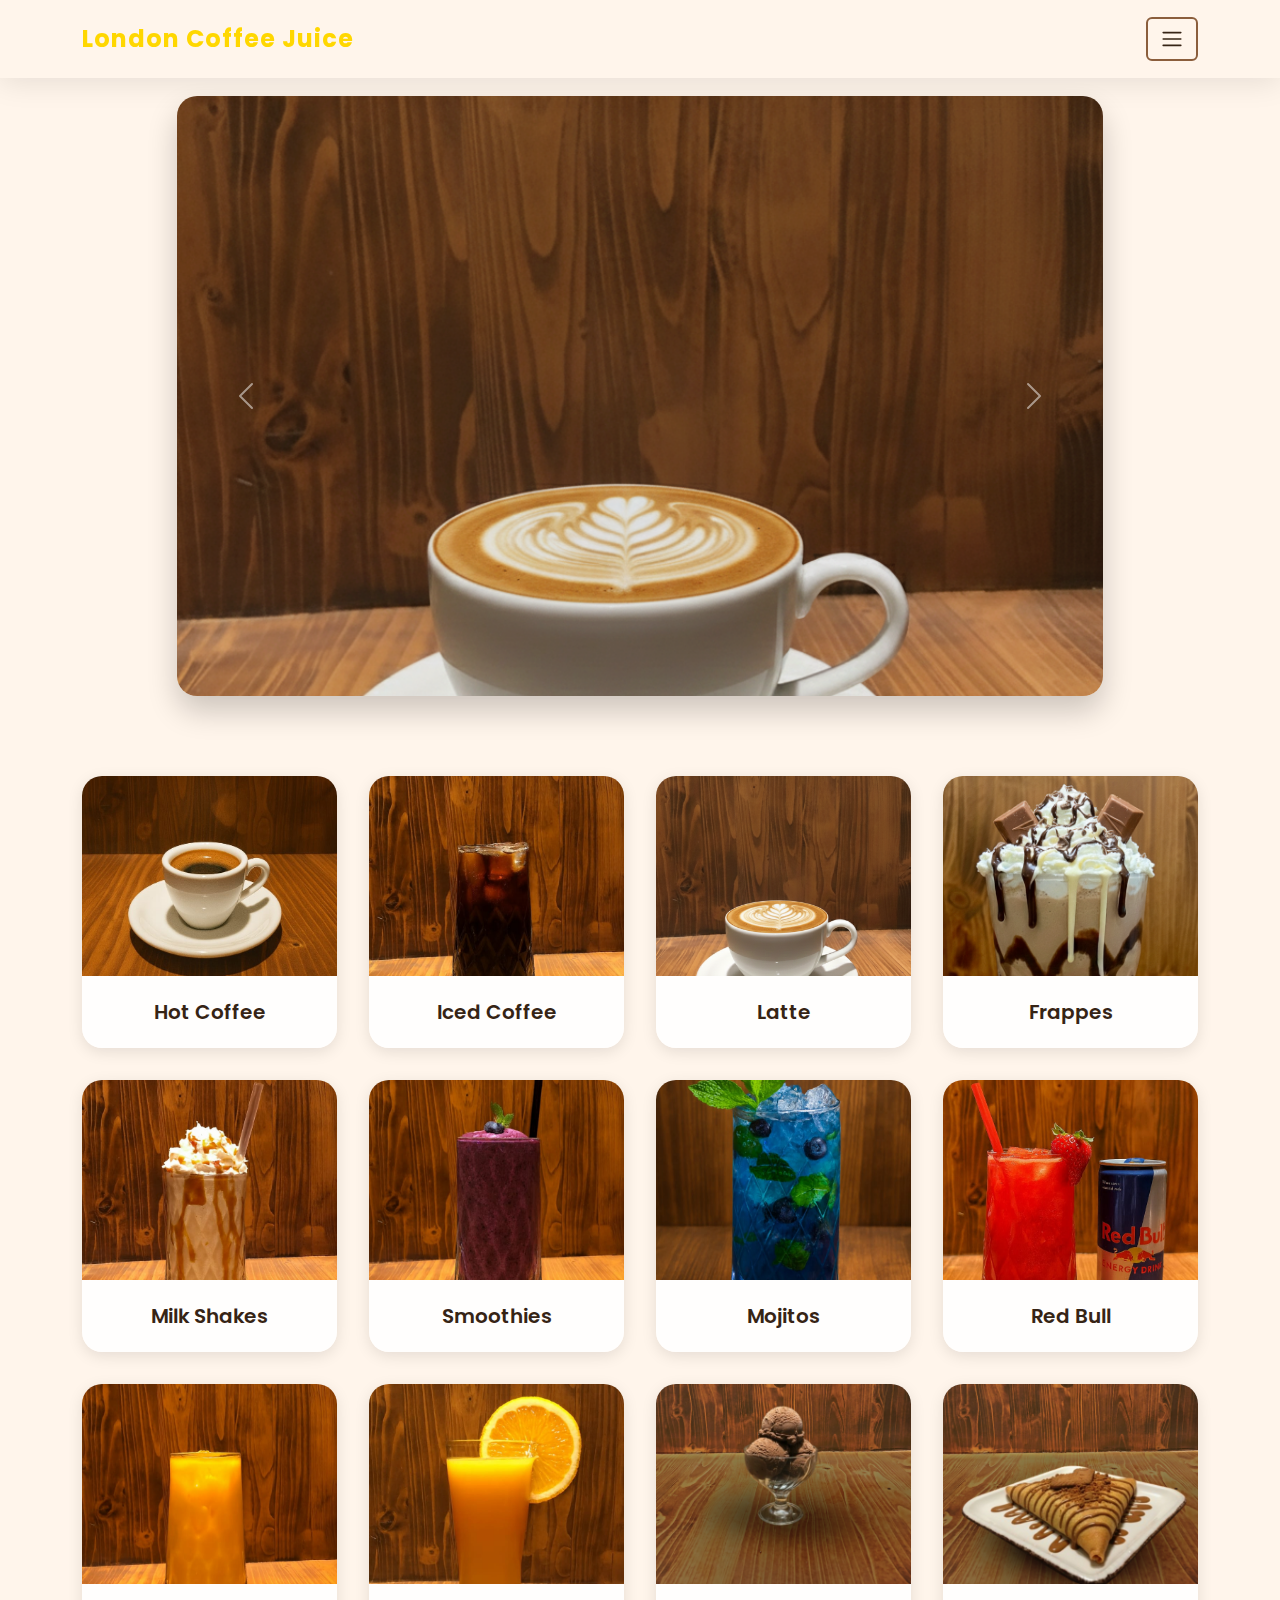
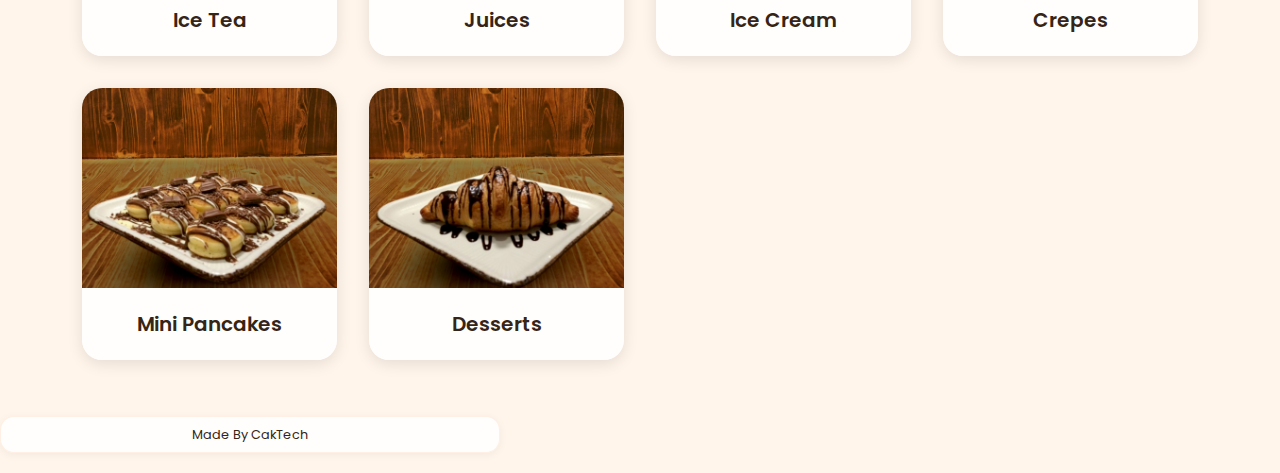
<file: index.html>
<!DOCTYPE html>
<html lang="en">

<head>
  <meta charset="UTF-8">
  <meta name="viewport" content="width=device-width, initial-scale=1.0">
  <title>London Coffee Juice</title>
  <link href="https://cdn.jsdelivr.net/npm/bootstrap@5.3.0/dist/css/bootstrap.min.css" rel="stylesheet">
  <link href="https://fonts.googleapis.com/css2?family=Poppins:wght@300;400;500;600;700&display=swap" rel="stylesheet">
  <link rel="stylesheet" href="https://cdnjs.cloudflare.com/ajax/libs/font-awesome/6.0.0/css/all.min.css">
  <link rel="stylesheet" href="style.css">
  <link rel="icon" type="image/jpg" href="images/logo.png">

</head>

<body>

  <!-- Navbar -->
  <nav class="navbar navbar-expand-lg fixed-top">
    <div class="container">
      <a class="navbar-brand" href="index.html">London Coffee Juice</a>
      <button class="navbar-toggler" type="button" id="navbarToggleBtn" aria-label="Toggle navigation">
        <span class="navbar-toggler-icon"></span>
      </button>
      <div class="collapse navbar-collapse" id="navbarNav">
        <ul class="navbar-nav ms-auto align-items-center">
          <li class="nav-item"><a class="nav-link active" href="index.html">Home</a></li>
          <li class="nav-item"><a class="nav-link" href="HotCoffee.html">Hot Coffee</a></li>
          <li class="nav-item"><a class="nav-link" href="IceCoffee.html">Iced Coffee</a></li>
          <li class="nav-item"><a class="nav-link" href="Latte.html">Latte</a></li>
          <li class="nav-item"><a class="nav-link" href="Frappes.html">Frappes</a></li>
          <li class="nav-item"><a class="nav-link" href="MilkShakes.html">Milk Shakes</a></li>
          <li class="nav-item"><a class="nav-link" href="Smoothies.html">Smoothies</a></li>
          <li class="nav-item"><a class="nav-link" href="Mojitos.html">Mojitos</a></li>
          <li class="nav-item"><a class="nav-link" href="RedBull.html">Red Bull</a></li>
          <li class="nav-item"><a class="nav-link" href="IceTea.html">Ice Tea</a></li>
          <li class="nav-item"><a class="nav-link" href="Juices.html">Juices</a></li>
          <li class="nav-item"><a class="nav-link" href="IceCream.html">Ice Cream</a></li>
          <li class="nav-item"><a class="nav-link" href="Crepes.html">Crepes</a></li>
          <li class="nav-item"><a class="nav-link" href="MiniPancakes.html">Mini Pancakes</a></li>
          <li class="nav-item"><a class="nav-link" href="Desserts.html">Desserts</a></li>
        </ul>
      </div>
    </div>
  </nav>

  <!-- Back to Top Button -->
  <button id="backToTop" class="btn-back-to-top">
    <i class="fas fa-arrow-up"></i>
  </button>

  <!-- Carousel -->
  <div class="container" id="home">
    <div class="row justify-content-center">
      <div class="col-12 col-lg-10">
        <div id="carouselExample" class="carousel slide carouselll floating" data-bs-ride="carousel">
          <div class="carousel-inner">
            <div class="carousel-item active">
              <img src="images/latte.PNG" class="d-block w-100" alt="Coffee Shop">
            </div>
            <div class="carousel-item">
              <img src="images/Crepe_Lotus.JPG" class="d-block w-100" alt="Coffee Beans">
            </div>
            <div class="carousel-item">
              <img src="images/Mango_mojito.JPG" class="d-block w-100" alt="Coffee Beans">
            </div>
            <div class="carousel-item">
              <img src="images/Lotus_milk_shake.JPG" class="d-block w-100" alt="Coffee Beans">
            </div>
          </div>
          <button class="carousel-control-prev" type="button" data-bs-target="#carouselExample" data-bs-slide="prev">
            <span class="carousel-control-prev-icon"></span>
          </button>
          <button class="carousel-control-next" type="button" data-bs-target="#carouselExample" data-bs-slide="next">
            <span class="carousel-control-next-icon"></span>
          </button>
        </div>
      </div>
    </div>
  </div>
  </div>

  <!-- Category Cards -->
  <div class="container mt-5 mb-4">
    <div class="category-cards">
      <a href="HotCoffee.html" class="category-card">
        <img src="images/Espresso_single.JPG" class="category-card-img" alt="Hot Coffee">
        <div class="category-card-body">
          <h5 class="category-card-title">Hot Coffee</h5>
        </div>
      </a>
      <a href="IceCoffee.html" class="category-card">
        <img src="images/Ice_Americano.JPG" class="category-card-img" alt="Iced Coffee">
        <div class="category-card-body">
          <h5 class="category-card-title">Iced Coffee</h5>
        </div>
      </a>
      <a href="Latte.html" class="category-card">
        <img src="images/latte.PNG" class="category-card-img" alt="Latte">
        <div class="category-card-body">
          <h5 class="category-card-title">Latte</h5>
        </div>
      </a>
      <a href="Frappes.html" class="category-card">
        <img src="images/Kinder_frappe.PNG" class="category-card-img" alt="Frappes">
        <div class="category-card-body">
          <h5 class="category-card-title">Frappes</h5>
        </div>
      </a>
      <a href="MilkShakes.html" class="category-card">
        <img src="images/Caramel_milk_shake.JPG" class="category-card-img" alt="Milk Shakes">
        <div class="category-card-body">
          <h5 class="category-card-title">Milk Shakes</h5>
        </div>
      </a>
      <a href="Smoothies.html" class="category-card">
        <img src="images/Blueberry_smoothie.JPG" class="category-card-img" alt="Smoothies">
        <div class="category-card-body">
          <h5 class="category-card-title">Smoothies</h5>
        </div>
      </a>
      <a href="Mojitos.html" class="category-card">
        <img src="images/Blueberry_mojito.JPG" class="category-card-img" alt="Mojitos">
        <div class="category-card-body">
          <h5 class="category-card-title">Mojitos</h5>
        </div>
      </a>
      <a href="RedBull.html" class="category-card">
        <img src="images/Strawberry_Red_Bull.JPG" class="category-card-img" alt="Red Bull">
        <div class="category-card-body">
          <h5 class="category-card-title">Red Bull</h5>
        </div>
      </a>
      <a href="IceTea.html" class="category-card">
        <img src="images/Mango_ice_tea.JPG" class="category-card-img" alt="Ice Tea">
        <div class="category-card-body">
          <h5 class="category-card-title">Ice Tea</h5>
        </div>
      </a>
      <a href="Juices.html" class="category-card">
        <img src="images/Orange_juice.JPG" class="category-card-img" alt="Juices">
        <div class="category-card-body">
          <h5 class="category-card-title">Juices</h5>
        </div>
      </a>
      <a href="IceCream.html" class="category-card">
        <img src="images/Chocolate_ice_cream.JPG" class="category-card-img" alt="Ice Cream">
        <div class="category-card-body">
          <h5 class="category-card-title">Ice Cream</h5>
        </div>
      </a>
      <a href="Crepes.html" class="category-card">
        <img src="images/Crepe_Lotus.JPG" class="category-card-img" alt="Crepes">
        <div class="category-card-body">
          <h5 class="category-card-title">Crepes</h5>
        </div>
      </a>
      <a href="MiniPancakes.html" class="category-card">
        <img src="images/Kinder_mini_pancakes.JPG" class="category-card-img" alt="Mini Pancakes">
        <div class="category-card-body">
          <h5 class="category-card-title">Mini Pancakes</h5>
        </div>
      </a>
      <a href="Desserts.html" class="category-card">
        <img src="images/Croissant.JPG" class="category-card-img" alt="Desserts">
        <div class="category-card-body">
          <h5 class="category-card-title">Desserts</h5>
        </div>
      </a>
    </div>
  </div>

  <footer class="copyright-bar">
    <a class="webgentelmans" href="https://www.instagram.com/cak_tech/?utm_source=ig_web_button_share_sheet"
      target="_blank">
      <p>Made By CakTech</p>
    </a>
  </footer>

  <script src="https://cdn.jsdelivr.net/npm/bootstrap@5.3.0/dist/js/bootstrap.bundle.min.js"></script>
  <script src="js.js"></script>
  <div class="loader-wrapper">
    <div class="loader"></div>
  </div>
</body>


</html>
</file>
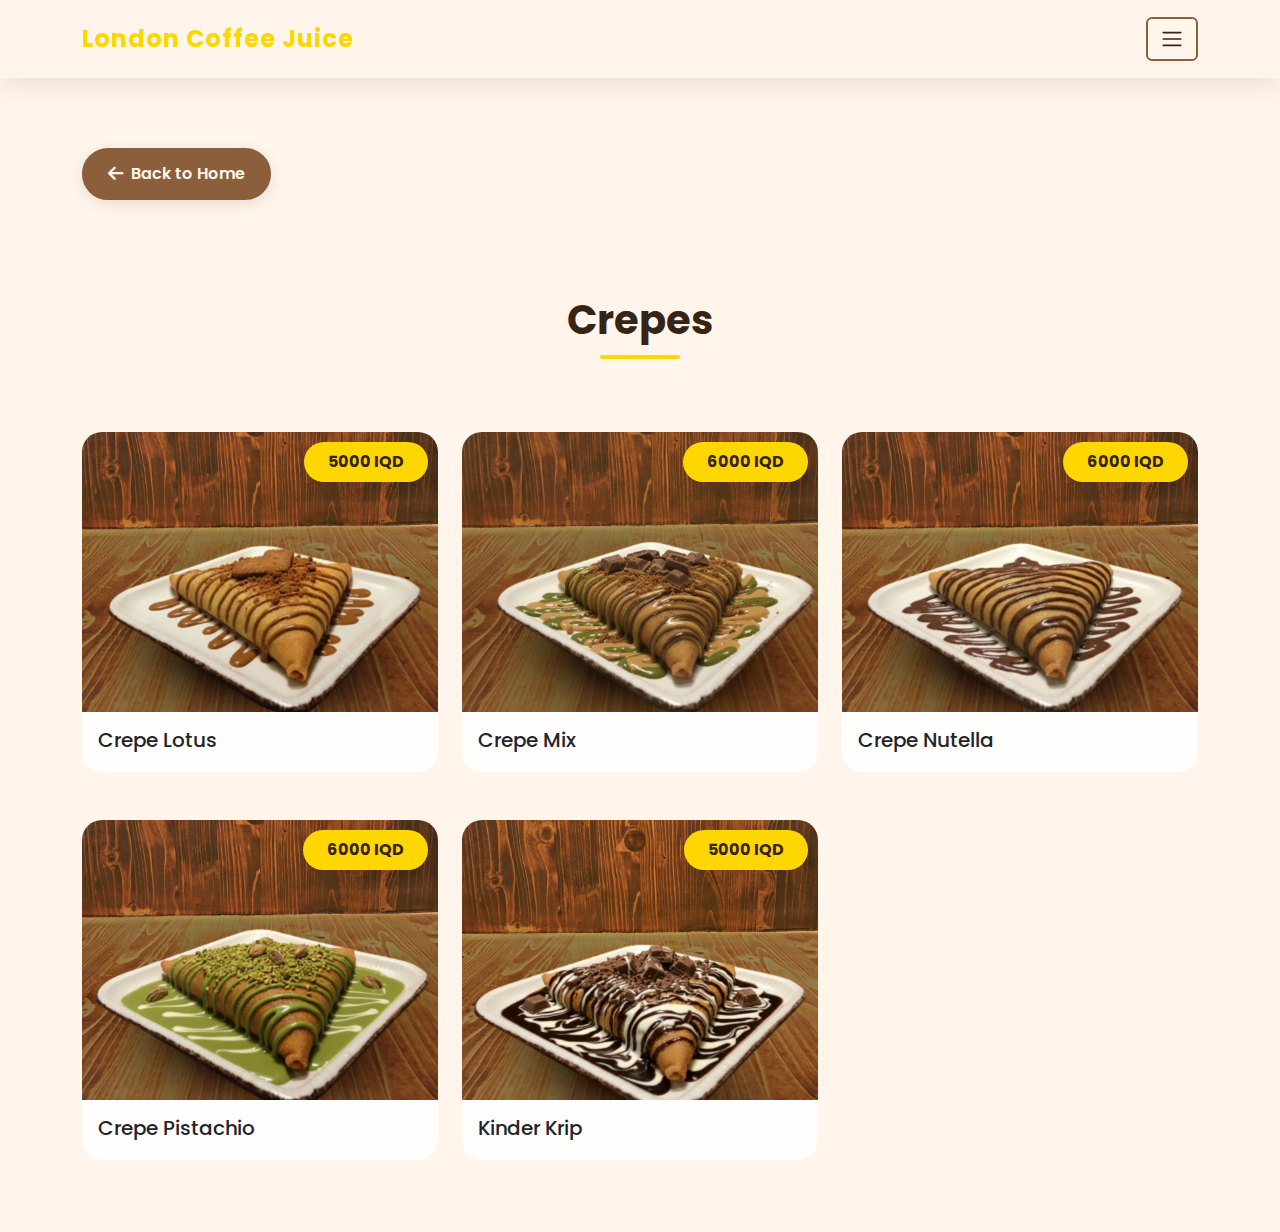
<file: Crepes.html>
<!DOCTYPE html>
<html lang="en">

<head>
  <meta charset="UTF-8">
  <meta name="viewport" content="width=device-width, initial-scale=1.0">
  <title>Crepes - London</title>
  <link href="https://cdn.jsdelivr.net/npm/bootstrap@5.3.0/dist/css/bootstrap.min.css" rel="stylesheet">
  <link href="https://fonts.googleapis.com/css2?family=Poppins:wght@300;400;500;600;700&display=swap" rel="stylesheet">
  <link rel="stylesheet" href="https://cdnjs.cloudflare.com/ajax/libs/font-awesome/6.0.0/css/all.min.css">
  <link rel="stylesheet" href="style.css">
  <link rel="icon" type="image/jpg" href="images/logo.png">
</head>

<body>
  <nav class="navbar navbar-expand-lg fixed-top">
    <div class="container">
      <a class="navbar-brand" href="index.html">London Coffee Juice</a>
      <button class="navbar-toggler" type="button" id="navbarToggleBtn" aria-label="Toggle navigation">
        <span class="navbar-toggler-icon"></span>
      </button>
      <div class="collapse navbar-collapse" id="navbarNav">
        <ul class="navbar-nav ms-auto align-items-center">
          <li class="nav-item"><a class="nav-link" href="index.html">Home</a></li>
          <li class="nav-item"><a class="nav-link" href="HotCoffee.html">Hot Coffee</a></li>
          <li class="nav-item"><a class="nav-link" href="IceCoffee.html">Iced Coffee</a></li>
          <li class="nav-item"><a class="nav-link" href="Latte.html">Latte</a></li>
          <li class="nav-item"><a class="nav-link" href="Frappes.html">Frappes</a></li>
          <li class="nav-item"><a class="nav-link" href="MilkShakes.html">Milk Shakes</a></li>
          <li class="nav-item"><a class="nav-link" href="Smoothies.html">Smoothies</a></li>
          <li class="nav-item"><a class="nav-link" href="Mojitos.html">Mojitos</a></li>
          <li class="nav-item"><a class="nav-link" href="RedBull.html">Red Bull</a></li>
          <li class="nav-item"><a class="nav-link" href="IceTea.html">Ice Tea</a></li>
          <li class="nav-item"><a class="nav-link" href="Juices.html">Juices</a></li>
          <li class="nav-item"><a class="nav-link" href="IceCream.html">Ice Cream</a></li>
          <li class="nav-item"><a class="nav-link active" href="Crepes.html">Crepes</a></li>
          <li class="nav-item"><a class="nav-link" href="MiniPancakes.html">Mini Pancakes</a></li>
          <li class="nav-item"><a class="nav-link" href="Desserts.html">Desserts</a></li>
        </ul>
      </div>
    </div>
  </nav>
  <button id="backToTop" class="btn-back-to-top"><i class="fas fa-arrow-up"></i></button>
  <section class="container py-5" style="margin-top: 100px;">
    <a href="index.html" class="btn-back-to-home">
      <i class="fas fa-arrow-left"></i>
      <span>Back to Home</span>
    </a>
    <h2 class="section-title">Crepes</h2>
    <div class="row g-4 mt">
      <div class="col-md-4 mb-4">
        <div class="card h-100 menu-card"><img src="images/Crepe_Lotus.JPG" class="card-img-top" alt="Crepe Lotus">
          <div class="card-body">
            <div class="d-flex justify-content-between align-items-start">
              <h5 class="card-title">Crepe Lotus</h5>
              <p class="price">5000 IQD</p>
            </div>
          </div>
        </div>
      </div>
      <div class="col-md-4 mb-4">
        <div class="card h-100 menu-card"><img src="images/Crepe_Mix.PNG" class="card-img-top" alt="Crepe Mix">
          <div class="card-body">
            <div class="d-flex justify-content-between align-items-start">
              <h5 class="card-title">Crepe Mix</h5>
              <p class="price">6000 IQD</p>
            </div>
          </div>
        </div>
      </div>
      <div class="col-md-4 mb-4">
        <div class="card h-100 menu-card"><img src="images/Crepe_Nutella.JPG" class="card-img-top" alt="Crepe Nutella">
          <div class="card-body">
            <div class="d-flex justify-content-between align-items-start">
              <h5 class="card-title">Crepe Nutella</h5>
              <p class="price">6000 IQD</p>
            </div>
          </div>
        </div>
      </div>
      <div class="col-md-4 mb-4">
        <div class="card h-100 menu-card"><img src="images/Crepe_Pistachio.JPG" class="card-img-top"
            alt="Crepe Pistachio">
          <div class="card-body">
            <div class="d-flex justify-content-between align-items-start">
              <h5 class="card-title">Crepe Pistachio</h5>
              <p class="price">6000 IQD</p>
            </div>
          </div>
        </div>
      </div>
      <div class="col-md-4 mb-4">
        <div class="card h-100 menu-card"><img src="images/Kinder_krip.JPG" class="card-img-top" alt="Kinder Krip">
          <div class="card-body">
            <div class="d-flex justify-content-between align-items-start">
              <h5 class="card-title">Kinder Krip</h5>
              <p class="price">5000 IQD</p>
            </div>
          </div>
        </div>
      </div>
    </div>
  </section>
  <script src="https://cdn.jsdelivr.net/npm/bootstrap@5.3.0/dist/js/bootstrap.bundle.min.js"></script>
  <script src="js.js"></script>
  <div class="loader-wrapper">
    <div class="loader"></div>
  </div>
</body>


</html>
</file>
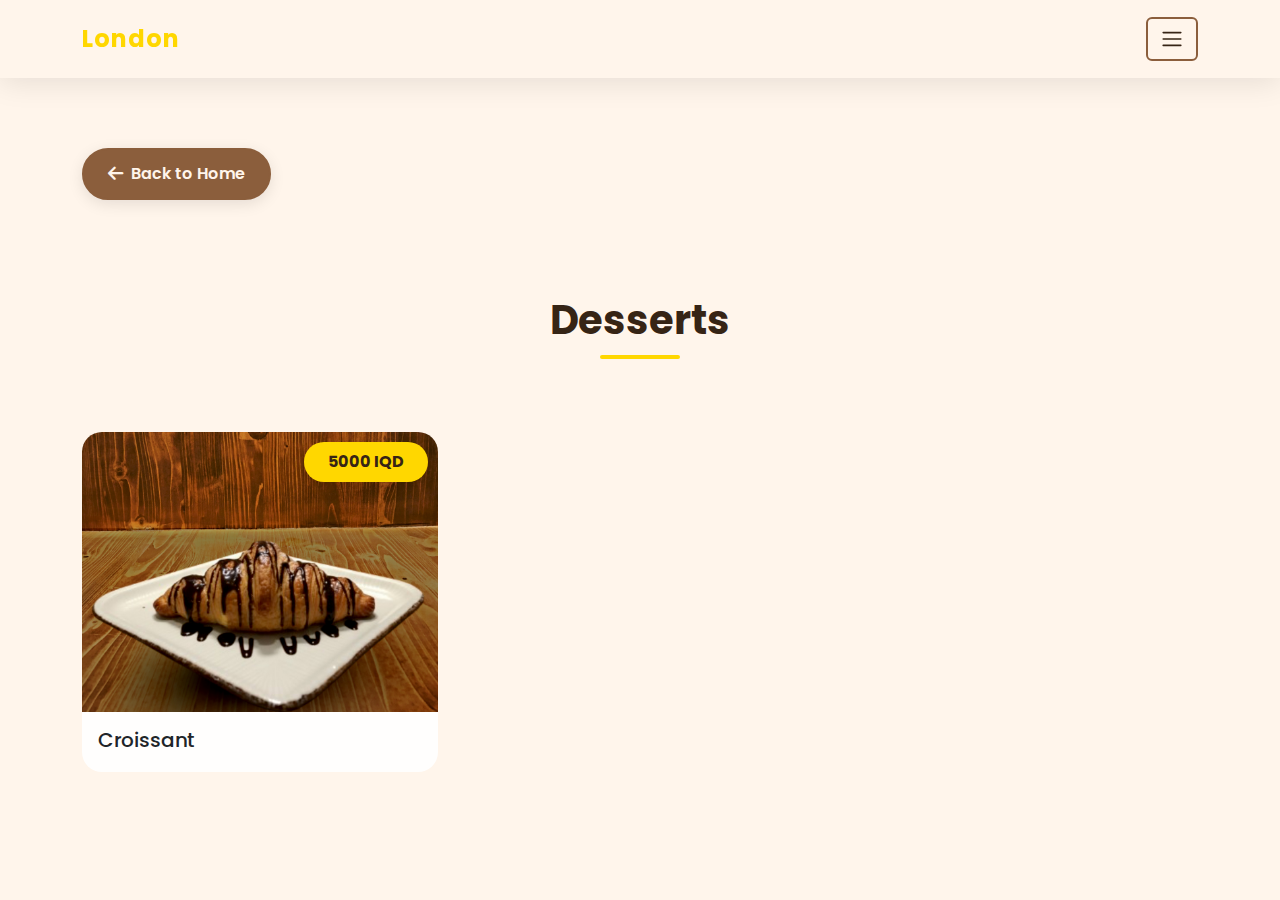
<file: Desserts.html>
<!DOCTYPE html>
<html lang="en">
<head>
  <meta charset="UTF-8">
  <meta name="viewport" content="width=device-width, initial-scale=1.0">
  <title>Desserts - London</title>
  <link href="https://cdn.jsdelivr.net/npm/bootstrap@5.3.0/dist/css/bootstrap.min.css" rel="stylesheet">
  <link href="https://fonts.googleapis.com/css2?family=Poppins:wght@300;400;500;600;700&display=swap" rel="stylesheet">
  <link rel="stylesheet" href="https://cdnjs.cloudflare.com/ajax/libs/font-awesome/6.0.0/css/all.min.css">
  <link rel="stylesheet" href="style.css">
  <link rel="icon" type="image/jpg" href="images/logo.png">
</head>
<body>
  <nav class="navbar navbar-expand-lg fixed-top">
    <div class="container">
      <a class="navbar-brand" href="index.html">London</a>
      <button class="navbar-toggler" type="button" id="navbarToggleBtn" aria-label="Toggle navigation">
        <span class="navbar-toggler-icon"></span>
      </button>
      <div class="collapse navbar-collapse" id="navbarNav">
        <ul class="navbar-nav ms-auto align-items-center">
          <li class="nav-item"><a class="nav-link" href="index.html">Home</a></li>
          <li class="nav-item"><a class="nav-link" href="HotCoffee.html">Hot Coffee</a></li>
          <li class="nav-item"><a class="nav-link" href="IceCoffee.html">Iced Coffee</a></li>
          <li class="nav-item"><a class="nav-link" href="Latte.html">Latte</a></li>
          <li class="nav-item"><a class="nav-link" href="Frappes.html">Frappes</a></li>
          <li class="nav-item"><a class="nav-link" href="MilkShakes.html">Milk Shakes</a></li>
          <li class="nav-item"><a class="nav-link" href="Smoothies.html">Smoothies</a></li>
          <li class="nav-item"><a class="nav-link" href="Mojitos.html">Mojitos</a></li>
          <li class="nav-item"><a class="nav-link" href="RedBull.html">Red Bull</a></li>
          <li class="nav-item"><a class="nav-link" href="IceTea.html">Ice Tea</a></li>
          <li class="nav-item"><a class="nav-link" href="Juices.html">Juices</a></li>
          <li class="nav-item"><a class="nav-link" href="IceCream.html">Ice Cream</a></li>
          <li class="nav-item"><a class="nav-link" href="Crepes.html">Crepes</a></li>
          <li class="nav-item"><a class="nav-link" href="MiniPancakes.html">Mini Pancakes</a></li>
          <li class="nav-item"><a class="nav-link active" href="Desserts.html">Desserts</a></li>
        </ul>
      </div>
    </div>
  </nav>
  <button id="backToTop" class="btn-back-to-top"><i class="fas fa-arrow-up"></i></button>
  <section class="container py-5" style="margin-top: 100px;">
    <a href="index.html" class="btn-back-to-home">
      <i class="fas fa-arrow-left"></i>
      <span>Back to Home</span>
    </a>
    <h2 class="section-title">Desserts</h2>
    <div class="row g-4 mt">
      <div class="col-md-4 mb-4">
        <div class="card h-100 menu-card">
          <img src="images/Croissant.JPG" class="card-img-top" alt="Croissant">
          <div class="card-body">
            <div class="d-flex justify-content-between align-items-start">
              <h5 class="card-title">Croissant</h5><p class="price">5000 IQD</p>
            </div
              ></div>
        </div>
      </div>
      
    </div>
  </section>
  <script src="https://cdn.jsdelivr.net/npm/bootstrap@5.3.0/dist/js/bootstrap.bundle.min.js"></script>
  <script src="js.js"></script>
  <div class="loader-wrapper"><div class="loader"></div></div>
</body>
</html>
</file>
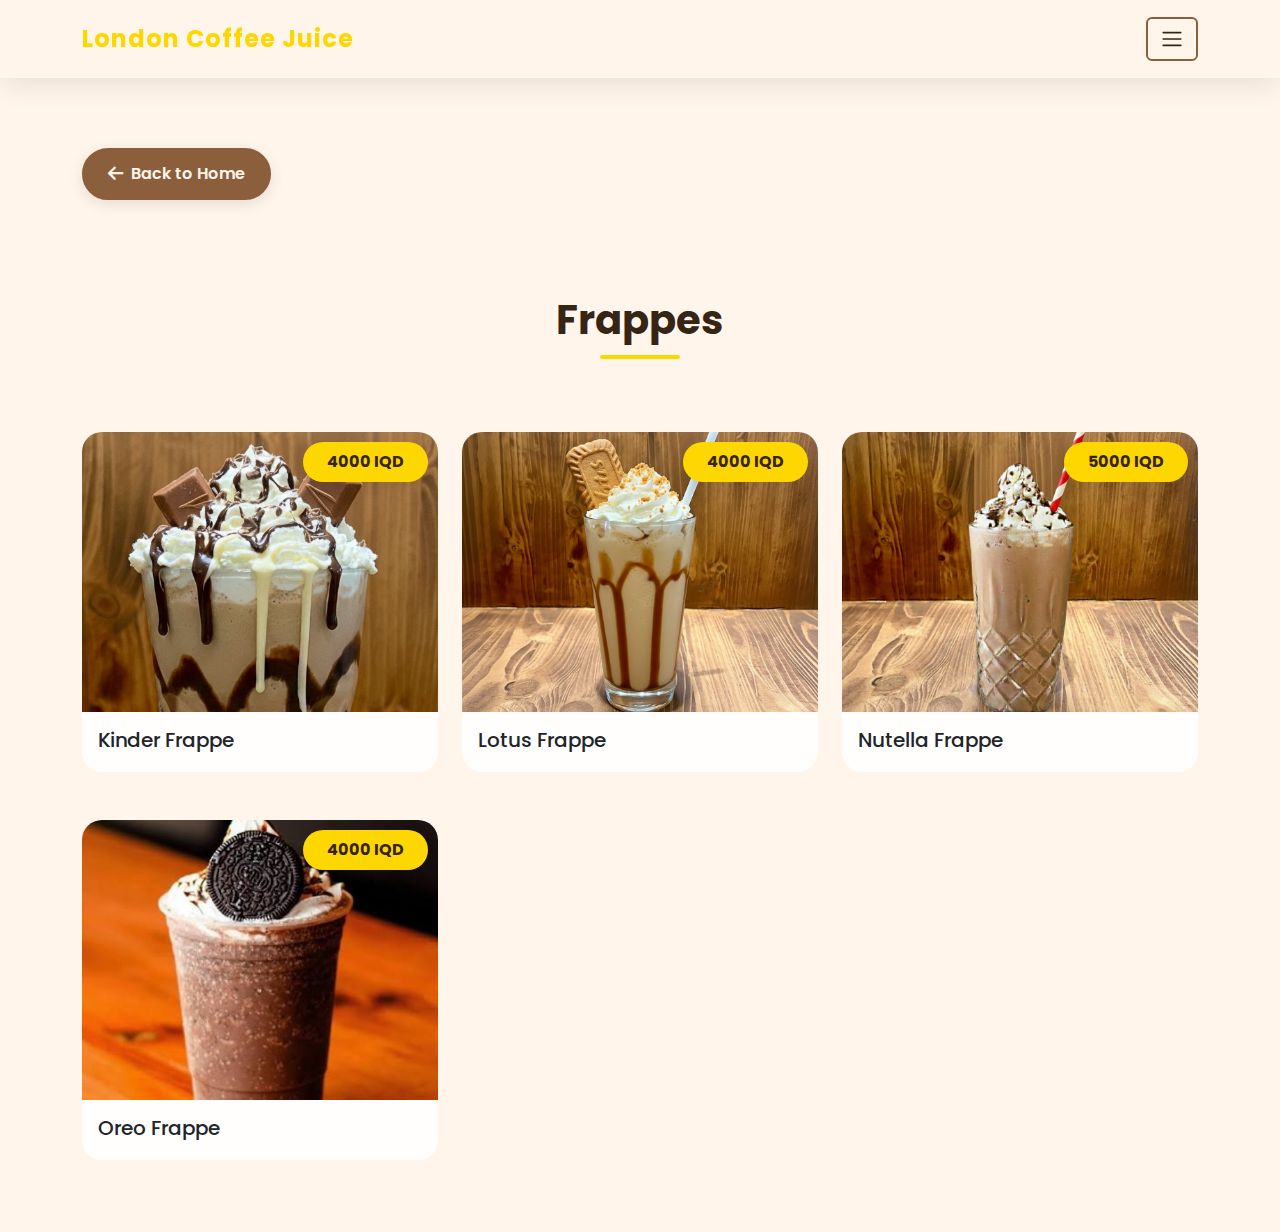
<file: Frappes.html>
<!DOCTYPE html>
<html lang="en">

<head>
  <meta charset="UTF-8">
  <meta name="viewport" content="width=device-width, initial-scale=1.0">
  <title>Frappes - London</title>
  <link href="https://cdn.jsdelivr.net/npm/bootstrap@5.3.0/dist/css/bootstrap.min.css" rel="stylesheet">
  <link href="https://fonts.googleapis.com/css2?family=Poppins:wght@300;400;500;600;700&display=swap" rel="stylesheet">
  <link rel="stylesheet" href="https://cdnjs.cloudflare.com/ajax/libs/font-awesome/6.0.0/css/all.min.css">
  <link rel="stylesheet" href="style.css">
  <link rel="icon" type="image/jpg" href="images/logo.png">
</head>

<body>
  <nav class="navbar navbar-expand-lg fixed-top">
    <div class="container">
      <a class="navbar-brand" href="index.html">London Coffee Juice</a>
      <button class="navbar-toggler" type="button" id="navbarToggleBtn" aria-label="Toggle navigation">
        <span class="navbar-toggler-icon"></span>
      </button>
      <div class="collapse navbar-collapse" id="navbarNav">
        <ul class="navbar-nav ms-auto align-items-center">
          <li class="nav-item"><a class="nav-link" href="index.html">Home</a></li>
          <li class="nav-item"><a class="nav-link" href="HotCoffee.html">Hot Coffee</a></li>
          <li class="nav-item"><a class="nav-link" href="IceCoffee.html">Iced Coffee</a></li>
          <li class="nav-item"><a class="nav-link" href="Latte.html">Latte</a></li>
          <li class="nav-item"><a class="nav-link active" href="Frappes.html">Frappes</a></li>
          <li class="nav-item"><a class="nav-link" href="MilkShakes.html">Milk Shakes</a></li>
          <li class="nav-item"><a class="nav-link" href="Smoothies.html">Smoothies</a></li>
          <li class="nav-item"><a class="nav-link" href="Mojitos.html">Mojitos</a></li>
          <li class="nav-item"><a class="nav-link" href="RedBull.html">Red Bull</a></li>
          <li class="nav-item"><a class="nav-link" href="IceTea.html">Ice Tea</a></li>
          <li class="nav-item"><a class="nav-link" href="Juices.html">Juices</a></li>
          <li class="nav-item"><a class="nav-link" href="IceCream.html">Ice Cream</a></li>
          <li class="nav-item"><a class="nav-link" href="Crepes.html">Crepes</a></li>
          <li class="nav-item"><a class="nav-link" href="MiniPancakes.html">Mini Pancakes</a></li>
         <!-- <li class="nav-item"><a class="nav-link" href="Desserts.html">Desserts</a></li> --> 
        </ul>
      </div>
    </div>
  </nav>
  <button id="backToTop" class="btn-back-to-top"><i class="fas fa-arrow-up"></i></button>
  <section class="container py-5" style="margin-top: 100px;">
    <a href="index.html" class="btn-back-to-home">
      <i class="fas fa-arrow-left"></i>
      <span>Back to Home</span>
    </a>
    <h2 class="section-title">Frappes</h2>
    <div class="row g-4 mt">
      <div class="col-md-4 mb-4">
        <div class="card h-100 menu-card"><img src="images/Kinder_frappe.PNG" class="card-img-top" alt="Kinder Frappe">
          <div class="card-body">
            <div class="d-flex justify-content-between align-items-start">
              <h5 class="card-title">Kinder Frappe</h5>
              <p class="price">4000 IQD</p>
            </div>
          </div>
        </div>
      </div>
      <div class="col-md-4 mb-4">
        <div class="card h-100 menu-card"><img src="images/Lotus_Frappe.PNG" class="card-img-top" alt="Lotus Frappe">
          <div class="card-body">
            <div class="d-flex justify-content-between align-items-start">
              <h5 class="card-title">Lotus Frappe</h5>
              <p class="price">4000 IQD</p>
            </div>
          </div>
        </div>
      </div>
      <div class="col-md-4 mb-4">
        <div class="card h-100 menu-card"><img src="images/Nutella_frappe.PNG" class="card-img-top"
            alt="Nutella Frappe">
          <div class="card-body">
            <div class="d-flex justify-content-between align-items-start">
              <h5 class="card-title">Nutella Frappe</h5>
              <p class="price">5000 IQD</p>
            </div>
          </div>
        </div>
      </div>
      <div class="col-md-4 mb-4">
        <div class="card h-100 menu-card"><img src="images/Oreo_frappe.JPG" class="card-img-top" alt="Oreo Frappe">
          <div class="card-body">
            <div class="d-flex justify-content-between align-items-start">
              <h5 class="card-title">Oreo Frappe</h5>
              <p class="price">4000 IQD</p>
            </div>
          </div>
        </div>
      </div>
    </div>
  </section>
  
  <script src="https://cdn.jsdelivr.net/npm/bootstrap@5.3.0/dist/js/bootstrap.bundle.min.js"></script>
  <script src="js.js"></script>
  <div class="loader-wrapper">
    <div class="loader"></div>
  </div>
</body>


</html>
</file>
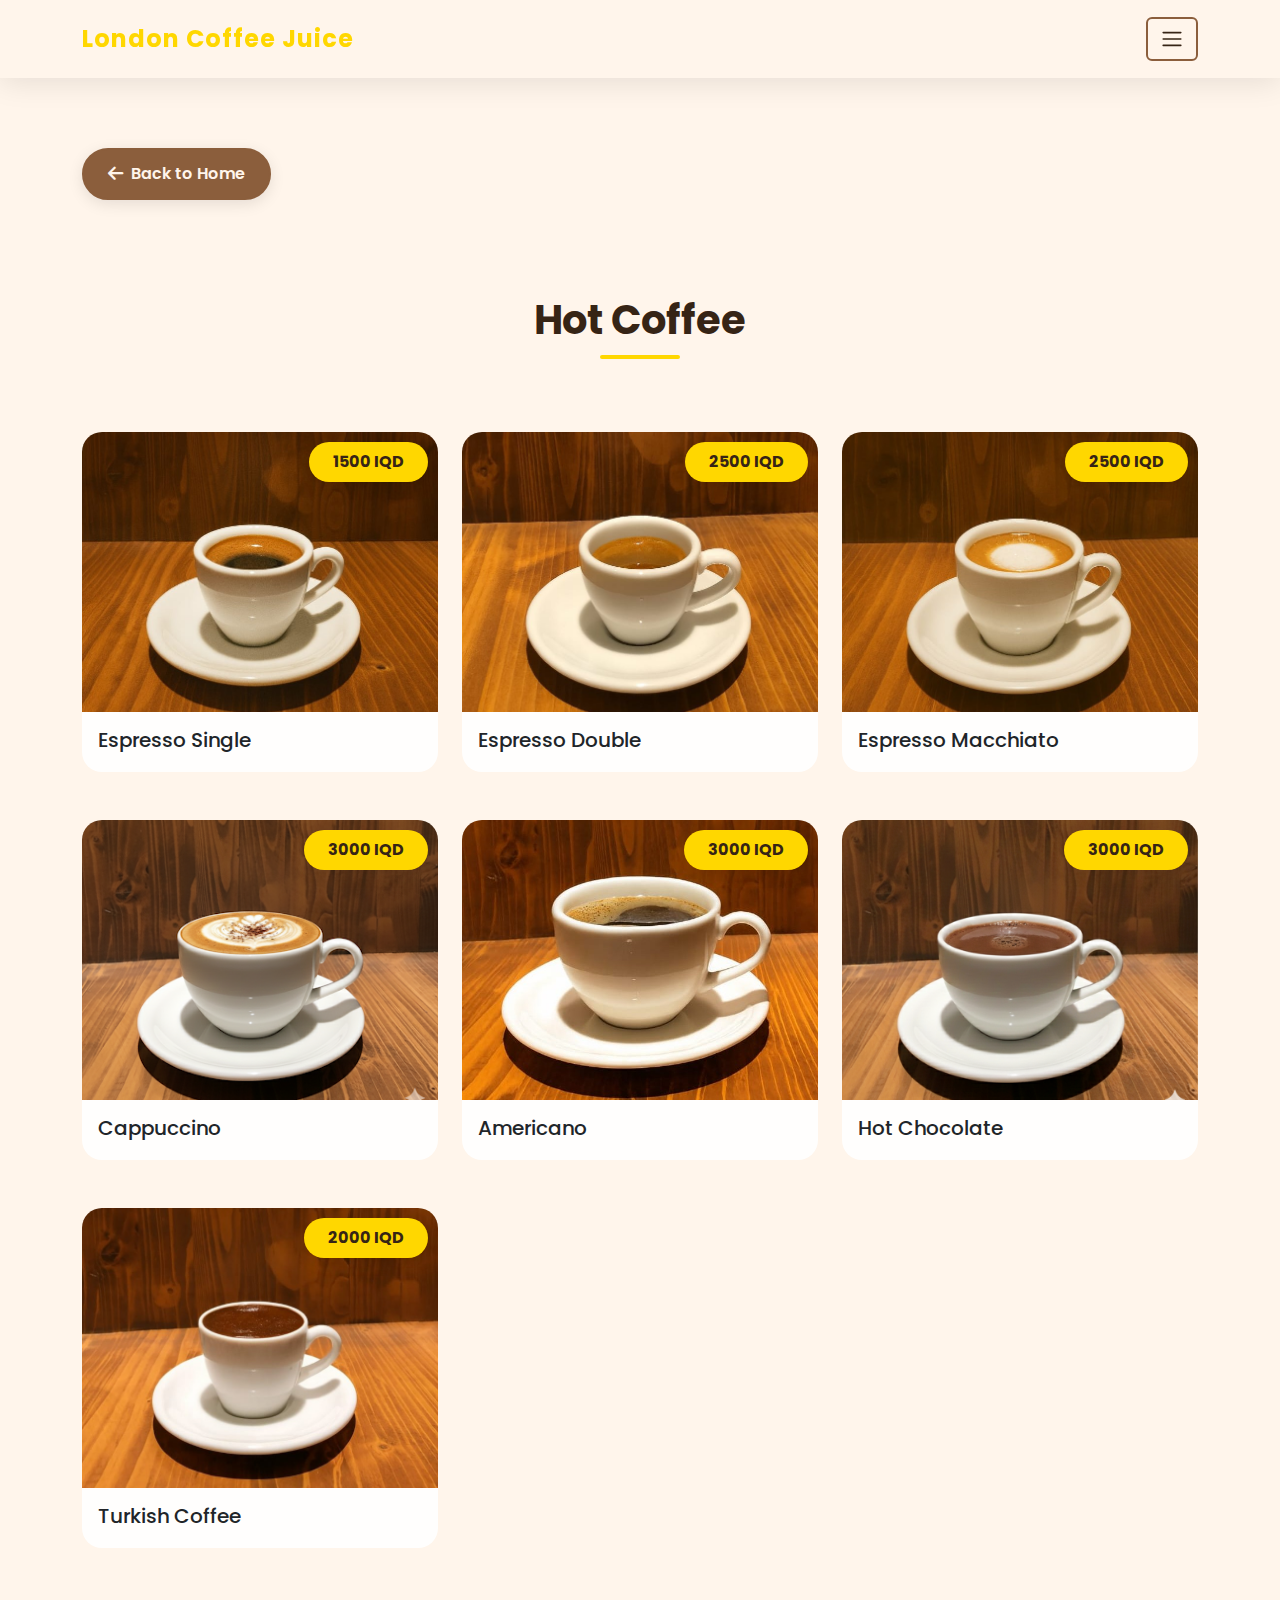
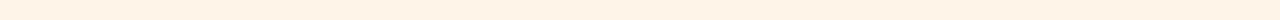
<file: HotCoffee.html>
<!DOCTYPE html>
<html lang="en">

<head>
  <meta charset="UTF-8">
  <meta name="viewport" content="width=device-width, initial-scale=1.0">
  <title>Hot Coffee - London Coffee Juice</title>
  <link href="https://cdn.jsdelivr.net/npm/bootstrap@5.3.0/dist/css/bootstrap.min.css" rel="stylesheet">
  <link href="https://fonts.googleapis.com/css2?family=Poppins:wght@300;400;500;600;700&display=swap" rel="stylesheet">
  <link rel="stylesheet" href="https://cdnjs.cloudflare.com/ajax/libs/font-awesome/6.0.0/css/all.min.css">
  <link rel="stylesheet" href="style.css">
  <link rel="icon" type="image/jpg" href="images/logo.png">

</head>

<body>

  <!-- Navbar -->
  <nav class="navbar navbar-expand-lg fixed-top">
    <div class="container">
      <a class="navbar-brand" href="index.html">London Coffee Juice</a>
      <button class="navbar-toggler" type="button" id="navbarToggleBtn" aria-label="Toggle navigation">
        <span class="navbar-toggler-icon"></span>
      </button>
      <div class="collapse navbar-collapse" id="navbarNav">
        <ul class="navbar-nav ms-auto align-items-center">
          <li class="nav-item"><a class="nav-link" href="index.html">Home</a></li>
          <li class="nav-item"><a class="nav-link active" href="HotCoffee.html">Hot Coffee</a></li>
          <li class="nav-item"><a class="nav-link" href="IceCoffee.html">Iced Coffee</a></li>
          <li class="nav-item"><a class="nav-link" href="Latte.html">Latte</a></li>
          <li class="nav-item"><a class="nav-link" href="Frappes.html">Frappes</a></li>
          <li class="nav-item"><a class="nav-link" href="MilkShakes.html">Milk Shakes</a></li>
          <li class="nav-item"><a class="nav-link" href="Smoothies.html">Smoothies</a></li>
          <li class="nav-item"><a class="nav-link" href="Mojitos.html">Mojitos</a></li>
          <li class="nav-item"><a class="nav-link" href="RedBull.html">Red Bull</a></li>
          <li class="nav-item"><a class="nav-link" href="IceTea.html">Ice Tea</a></li>
          <li class="nav-item"><a class="nav-link" href="Juices.html">Juices</a></li>
          <li class="nav-item"><a class="nav-link" href="IceCream.html">Ice Cream</a></li>
          <li class="nav-item"><a class="nav-link" href="Crepes.html">Crepes</a></li>
          <li class="nav-item"><a class="nav-link" href="MiniPancakes.html">Mini Pancakes</a></li>
         <!-- <li class="nav-item"><a class="nav-link" href="Desserts.html">Desserts</a></li>-->
        </ul>
      </div>
    </div>
  </nav>

  <!-- Back to Top Button -->
  <button id="backToTop" class="btn-back-to-top">
    <i class="fas fa-arrow-up"></i>
  </button>

  <!-- Menu Section -->
  <section class="container py-5" style="margin-top: 100px;">
    <a href="index.html" class="btn-back-to-home">
      <i class="fas fa-arrow-left"></i>
      <span>Back to Home</span>
    </a>
    <h2 class="section-title">Hot Coffee</h2>
    <div class="row g-4 mt">
      <div class="col-md-4 mb-4" data-category="coffee">
        <div class="card h-100 menu-card">
          <img src="images/Espresso_single.JPG" class="card-img-top" alt="Espresso Single">
          <div class="card-body">
            <div class="d-flex justify-content-between align-items-start">
              <h5 class="card-title">Espresso Single</h5>
              <p class="price">1500 IQD</p>
            </div>
          </div>
        </div>
      </div>
      <div class="col-md-4 mb-4" data-category="coffee">
        <div class="card h-100 menu-card">
          <img src="images/Espresso_double.JPG" class="card-img-top" alt="Espresso Double">
          <div class="card-body">
            <div class="d-flex justify-content-between align-items-start">
              <h5 class="card-title">Espresso Double</h5>
              <p class="price">2500 IQD</p>
            </div>
          </div>
        </div>
      </div>
      <div class="col-md-4 mb-4" data-category="coffee">
        <div class="card h-100 menu-card">
          <img src="images/Espresso_mackyato.JPG" class="card-img-top" alt="Espresso Macchiato">
          <div class="card-body">
            <div class="d-flex justify-content-between align-items-start">
              <h5 class="card-title">Espresso Macchiato</h5>
              <p class="price">2500 IQD</p>
            </div>
          </div>
        </div>
      </div>
      <div class="col-md-4 mb-4" data-category="coffee">
        <div class="card h-100 menu-card">
          <img src="images/cappuccino.PNG" class="card-img-top" alt="Cappuccino">
          <div class="card-body">
            <div class="d-flex justify-content-between align-items-start">
              <h5 class="card-title">Cappuccino</h5>
              <p class="price">3000 IQD</p>
            </div>
          </div>
        </div>
      </div>

      <div class="col-md-4 mb-4" data-category="coffee">
        <div class="card h-100 menu-card">
          <img src="images/Americano.JPG" class="card-img-top" alt="Americano">
          <div class="card-body">
            <div class="d-flex justify-content-between align-items-start">
              <h5 class="card-title">Americano</h5>
              <p class="price">3000 IQD</p>
            </div>
          </div>
        </div>
      </div>
      <div class="col-md-4 mb-4" data-category="coffee">
        <div class="card h-100 menu-card">
          <img src="images/Hot_chocolate.PNG" class="card-img-top" alt="Hot Chocolate">
          <div class="card-body">
            <div class="d-flex justify-content-between align-items-start">
              <h5 class="card-title">Hot Chocolate</h5>
              <p class="price">3000 IQD</p>
            </div>
          </div>
        </div>
      </div>
      <div class="col-md-4 mb-4" data-category="coffee">
        <div class="card h-100 menu-card">
          <img src="images/Turkish_coffee.JPG" class="card-img-top" alt="Turkish Coffee">
          <div class="card-body">
            <div class="d-flex justify-content-between align-items-start">
              <h5 class="card-title">Turkish Coffee</h5>
              <p class="price">2000 IQD</p>
            </div>
          </div>
        </div>
      </div>
    </div>
  </section>

  

  <script src="https://cdn.jsdelivr.net/npm/bootstrap@5.3.0/dist/js/bootstrap.bundle.min.js"></script>
  <script src="js.js"></script>
  <div class="loader-wrapper">
    <div class="loader"></div>
  </div>
</body>


</html>
</file>
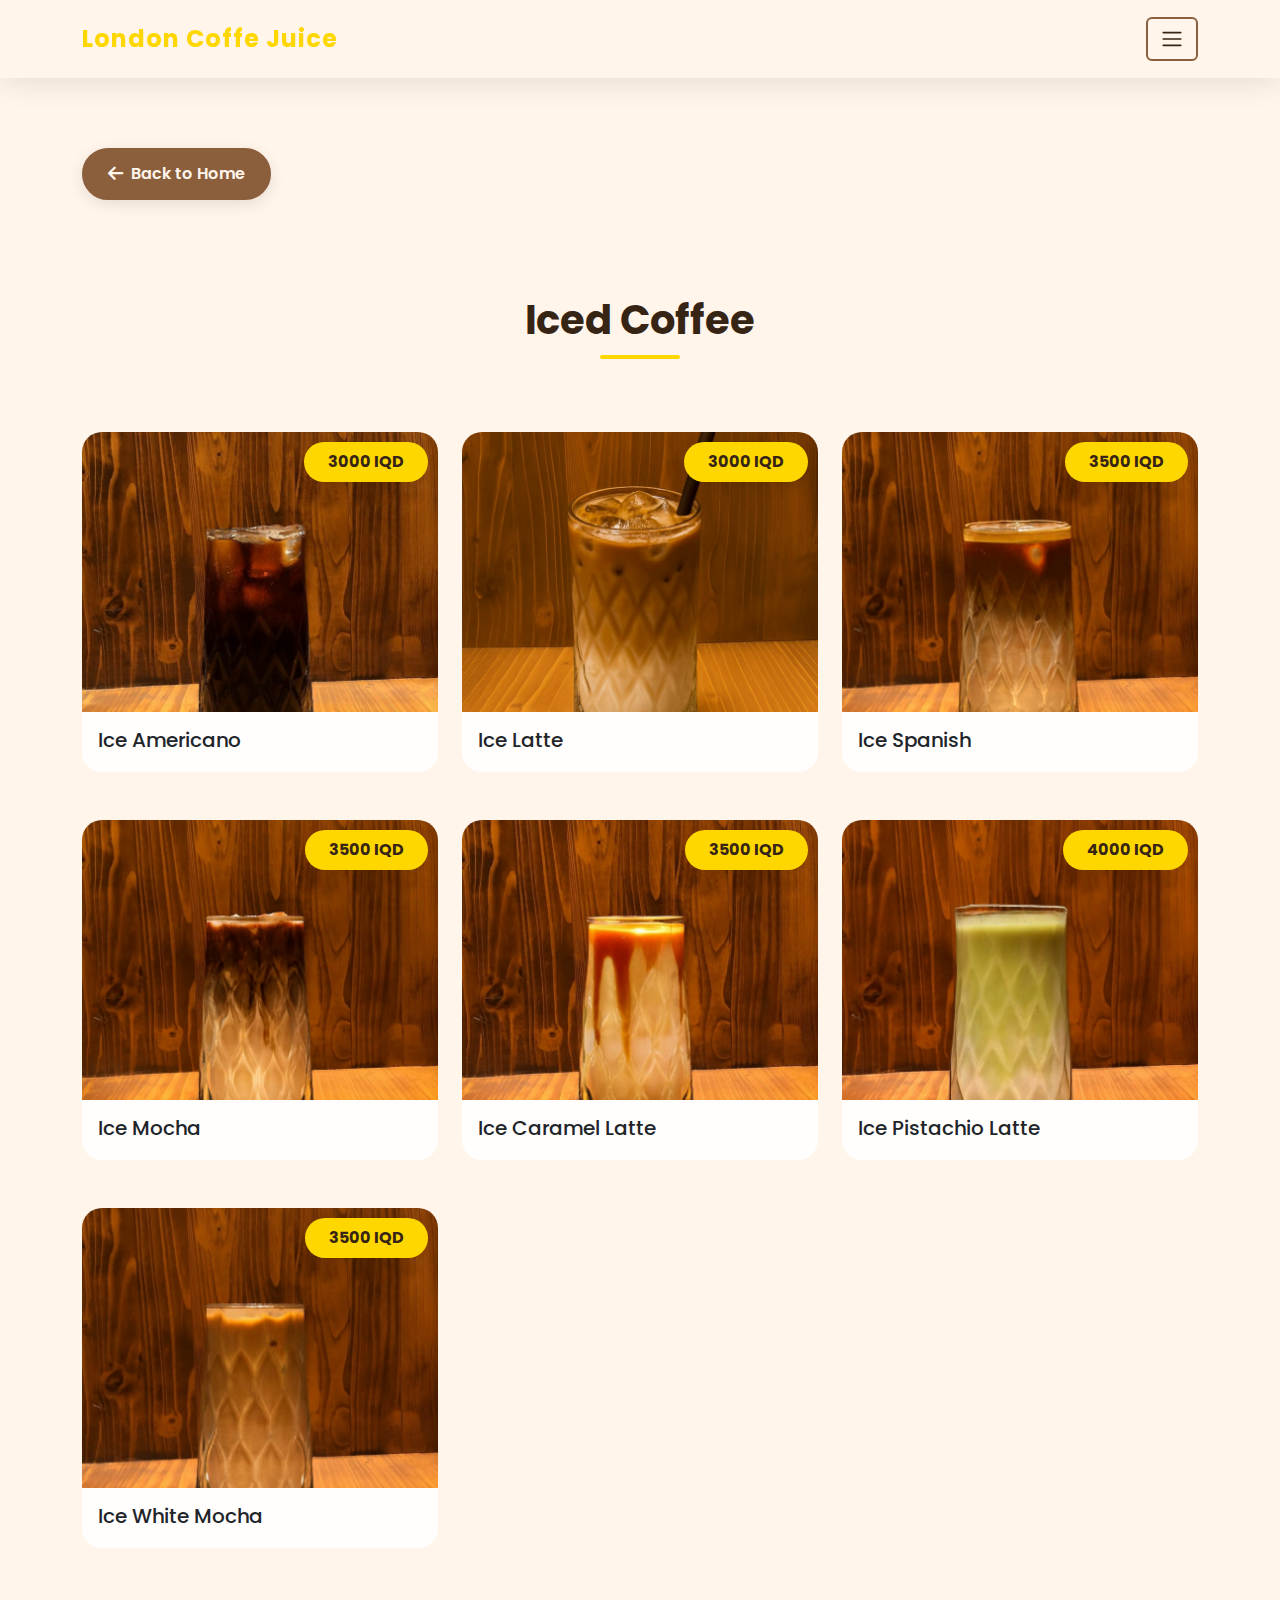
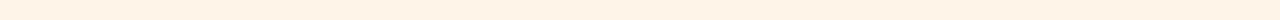
<file: IceCoffee.html>
<!DOCTYPE html>
<html lang="en">

<head>
  <meta charset="UTF-8">
  <meta name="viewport" content="width=device-width, initial-scale=1.0">
  <title>Iced Coffee - London</title>
  <link href="https://cdn.jsdelivr.net/npm/bootstrap@5.3.0/dist/css/bootstrap.min.css" rel="stylesheet">
  <link href="https://fonts.googleapis.com/css2?family=Poppins:wght@300;400;500;600;700&display=swap" rel="stylesheet">
  <link rel="stylesheet" href="https://cdnjs.cloudflare.com/ajax/libs/font-awesome/6.0.0/css/all.min.css">
  <link rel="stylesheet" href="style.css">
  <link rel="icon" type="image/jpg" href="images/logo.png">
</head>

<body>
  <!-- Navbar -->
  <nav class="navbar navbar-expand-lg fixed-top">
    <div class="container">
      <a class="navbar-brand" href="index.html">London Coffe Juice</a>
      <button class="navbar-toggler" type="button" id="navbarToggleBtn" aria-label="Toggle navigation">
        <span class="navbar-toggler-icon"></span>
      </button>
      <div class="collapse navbar-collapse" id="navbarNav">
        <ul class="navbar-nav ms-auto align-items-center">
          <li class="nav-item"><a class="nav-link" href="index.html">Home</a></li>
          <li class="nav-item"><a class="nav-link" href="HotCoffee.html">Hot Coffee</a></li>
          <li class="nav-item"><a class="nav-link active" href="IceCoffee.html">Iced Coffee</a></li>
          <li class="nav-item"><a class="nav-link" href="Latte.html">Latte</a></li>
          <li class="nav-item"><a class="nav-link" href="Frappes.html">Frappes</a></li>
          <li class="nav-item"><a class="nav-link" href="MilkShakes.html">Milk Shakes</a></li>
          <li class="nav-item"><a class="nav-link" href="Smoothies.html">Smoothies</a></li>
          <li class="nav-item"><a class="nav-link" href="Mojitos.html">Mojitos</a></li>
          <li class="nav-item"><a class="nav-link" href="RedBull.html">Red Bull</a></li>
          <li class="nav-item"><a class="nav-link" href="IceTea.html">Ice Tea</a></li>
          <li class="nav-item"><a class="nav-link" href="Juices.html">Juices</a></li>
          <li class="nav-item"><a class="nav-link" href="IceCream.html">Ice Cream</a></li>
          <li class="nav-item"><a class="nav-link" href="Crepes.html">Crepes</a></li>
          <li class="nav-item"><a class="nav-link" href="MiniPancakes.html">Mini Pancakes</a></li>
          <li class="nav-item"><a class="nav-link" href="Desserts.html">Desserts</a></li>
        </ul>
      </div>
    </div>
  </nav>

  <!-- Back to Top Button -->
  <button id="backToTop" class="btn-back-to-top">
    <i class="fas fa-arrow-up"></i>
  </button>

  <!-- Menu Section -->
  <section class="container py-5" style="margin-top: 100px;">
    <a href="index.html" class="btn-back-to-home">
      <i class="fas fa-arrow-left"></i>
      <span>Back to Home</span>
    </a>
    <h2 class="section-title">Iced Coffee</h2>
    <div class="row g-4 mt">
      <div class="col-md-4 mb-4" data-category="coffee">
        <div class="card h-100 menu-card">
          <img src="images/Ice_Americano.JPG" class="card-img-top" alt="Ice Americano">
          <div class="card-body">
            <div class="d-flex justify-content-between align-items-start">
              <h5 class="card-title">Ice Americano</h5>
              <p class="price">3000 IQD</p>
            </div>
          </div>
        </div>
      </div>
      <div class="col-md-4 mb-4" data-category="coffee">
        <div class="card h-100 menu-card">
          <img src="images/Ice_latte.JPG" class="card-img-top" alt="Ice Latte">
          <div class="card-body">
            <div class="d-flex justify-content-between align-items-start">
              <h5 class="card-title">Ice Latte</h5>
              <p class="price">3000 IQD</p>
            </div>
          </div>
        </div>
      </div>
      <div class="col-md-4 mb-4" data-category="coffee">
        <div class="card h-100 menu-card">
          <img src="images/Ice_Spanish.JPG" class="card-img-top" alt="Ice Spanish">
          <div class="card-body">
            <div class="d-flex justify-content-between align-items-start">
              <h5 class="card-title">Ice Spanish</h5>
              <p class="price">3500 IQD</p>
            </div>
          </div>
        </div>
      </div>
      <div class="col-md-4 mb-4" data-category="coffee">
        <div class="card h-100 menu-card">
          <img src="images/Ice_mocha.JPG" class="card-img-top" alt="Ice Mocha">
          <div class="card-body">
            <div class="d-flex justify-content-between align-items-start">
              <h5 class="card-title">Ice Mocha</h5>
              <p class="price">3500 IQD</p>
            </div>
          </div>
        </div>
      </div>
      <div class="col-md-4 mb-4" data-category="coffee">
        <div class="card h-100 menu-card">
          <img src="images/Ice_caramel__latte.JPG" class="card-img-top" alt="Ice Caramel Latte">
          <div class="card-body">
            <div class="d-flex justify-content-between align-items-start">
              <h5 class="card-title">Ice Caramel Latte</h5>
              <p class="price">3500 IQD</p>
            </div>
          </div>
        </div>
      </div>
      <div class="col-md-4 mb-4" data-category="coffee">
        <div class="card h-100 menu-card">
          <img src="images/Ice_pistachio_latte.JPG" class="card-img-top" alt="Ice Pistachio Latte">
          <div class="card-body">
            <div class="d-flex justify-content-between align-items-start">
              <h5 class="card-title">Ice Pistachio Latte</h5>
              <p class="price">4000 IQD</p>
            </div>
          </div>
        </div>
      </div>
      <div class="col-md-4 mb-4" data-category="coffee">
        <div class="card h-100 menu-card">
          <img src="images/Ice_white_mocha.JPG" class="card-img-top" alt="Ice White Mocha">
          <div class="card-body">
            <div class="d-flex justify-content-between align-items-start">
              <h5 class="card-title">Ice White Mocha</h5>
              <p class="price">3500 IQD</p>
            </div>
          </div>
        </div>
      </div>
    </div>
  </section>

  <script src="https://cdn.jsdelivr.net/npm/bootstrap@5.3.0/dist/js/bootstrap.bundle.min.js"></script>
  <script src="js.js"></script>
  <div class="loader-wrapper">
    <div class="loader"></div>
  </div>
</body>


</html>
</file>
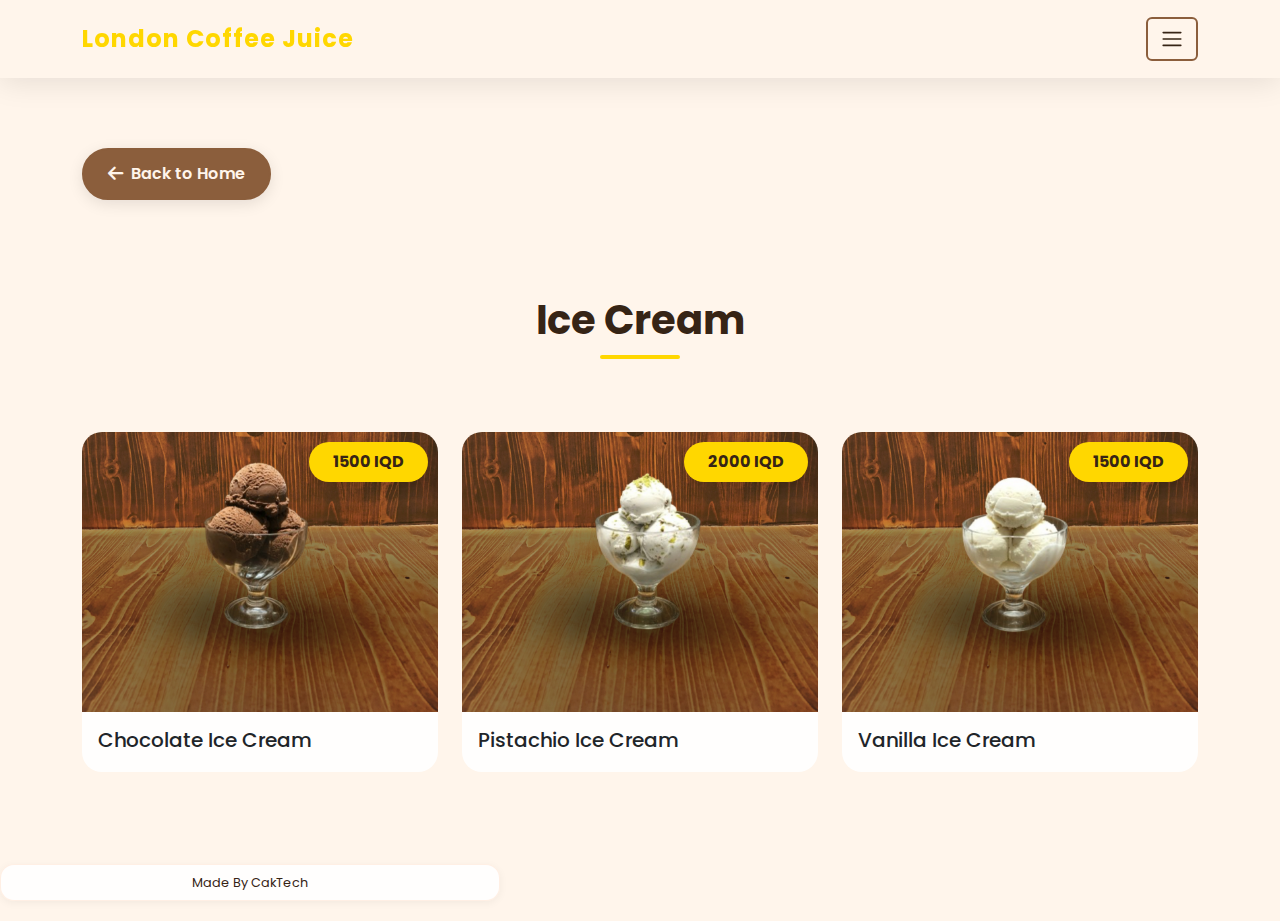
<file: IceCream.html>
<!DOCTYPE html>
<html lang="en">

<head>
  <meta charset="UTF-8">
  <meta name="viewport" content="width=device-width, initial-scale=1.0">
  <title>Ice Cream - London</title>
  <link href="https://cdn.jsdelivr.net/npm/bootstrap@5.3.0/dist/css/bootstrap.min.css" rel="stylesheet">
  <link href="https://fonts.googleapis.com/css2?family=Poppins:wght@300;400;500;600;700&display=swap" rel="stylesheet">
  <link rel="stylesheet" href="https://cdnjs.cloudflare.com/ajax/libs/font-awesome/6.0.0/css/all.min.css">
  <link rel="stylesheet" href="style.css">
  <link rel="icon" type="image/jpg" href="images/logo.png">
</head>

<body>
  <nav class="navbar navbar-expand-lg fixed-top">
    <div class="container">
      <a class="navbar-brand" href="index.html">London Coffee Juice</a>
      <button class="navbar-toggler" type="button" id="navbarToggleBtn" aria-label="Toggle navigation">
        <span class="navbar-toggler-icon"></span>
      </button>
      <div class="collapse navbar-collapse" id="navbarNav">
        <ul class="navbar-nav ms-auto align-items-center">
          <li class="nav-item"><a class="nav-link" href="index.html">Home</a></li>
          <li class="nav-item"><a class="nav-link" href="HotCoffee.html">Hot Coffee</a></li>
          <li class="nav-item"><a class="nav-link" href="IceCoffee.html">Iced Coffee</a></li>
          <li class="nav-item"><a class="nav-link" href="Latte.html">Latte</a></li>
          <li class="nav-item"><a class="nav-link" href="Frappes.html">Frappes</a></li>
          <li class="nav-item"><a class="nav-link" href="MilkShakes.html">Milk Shakes</a></li>
          <li class="nav-item"><a class="nav-link" href="Smoothies.html">Smoothies</a></li>
          <li class="nav-item"><a class="nav-link" href="Mojitos.html">Mojitos</a></li>
          <li class="nav-item"><a class="nav-link" href="RedBull.html">Red Bull</a></li>
          <li class="nav-item"><a class="nav-link" href="IceTea.html">Ice Tea</a></li>
          <li class="nav-item"><a class="nav-link" href="Juices.html">Juices</a></li>
          <li class="nav-item"><a class="nav-link active" href="IceCream.html">Ice Cream</a></li>
          <li class="nav-item"><a class="nav-link" href="Crepes.html">Crepes</a></li>
          <li class="nav-item"><a class="nav-link" href="MiniPancakes.html">Mini Pancakes</a></li>
          <li class="nav-item"><a class="nav-link" href="Desserts.html">Desserts</a></li>
        </ul>
      </div>
    </div>
  </nav>
  <button id="backToTop" class="btn-back-to-top"><i class="fas fa-arrow-up"></i></button>
  <section class="container py-5" style="margin-top: 100px;">
    <a href="index.html" class="btn-back-to-home">
      <i class="fas fa-arrow-left"></i>
      <span>Back to Home</span>
    </a>
    <h2 class="section-title">Ice Cream</h2>
    <div class="row g-4 mt">
      <div class="col-md-4 mb-4">
        <div class="card h-100 menu-card"><img src="images/Chocolate_ice_cream.JPG" class="card-img-top"
            alt="Chocolate Ice Cream">
          <div class="card-body">
            <div class="d-flex justify-content-between align-items-start">
              <h5 class="card-title">Chocolate Ice Cream</h5>
              <p class="price">1500 IQD</p>
            </div>
          </div>
        </div>
      </div>
      <div class="col-md-4 mb-4">
        <div class="card h-100 menu-card"><img src="images/Pistachio_Ice_Cream.JPG" class="card-img-top"
            alt="Pistachio Ice Cream">
          <div class="card-body">
            <div class="d-flex justify-content-between align-items-start">
              <h5 class="card-title">Pistachio Ice Cream</h5>
              <p class="price">2000 IQD</p>
            </div>
          </div>
        </div>
      </div>
      <div class="col-md-4 mb-4">
        <div class="card h-100 menu-card"><img src="images/Vanilla_ice_cream.JPG" class="card-img-top"
            alt="Vanilla Ice Cream">
          <div class="card-body">
            <div class="d-flex justify-content-between align-items-start">
              <h5 class="card-title">Vanilla Ice Cream</h5>
              <p class="price">1500 IQD</p>
            </div>
          </div>
        </div>
      </div>
    </div>
  </section>
  <footer class="copyright-bar">
    <a class="webgentelmans" href="https://www.instagram.com/cak_tech/?utm_source=ig_web_button_share_sheet"
      target="_blank">
      <p>Made By CakTech</p>
    </a>
  </footer>
  <script src="https://cdn.jsdelivr.net/npm/bootstrap@5.3.0/dist/js/bootstrap.bundle.min.js"></script>
  <script src="js.js"></script>
  <div class="loader-wrapper">
    <div class="loader"></div>
  </div>
</body>


</html>
</file>
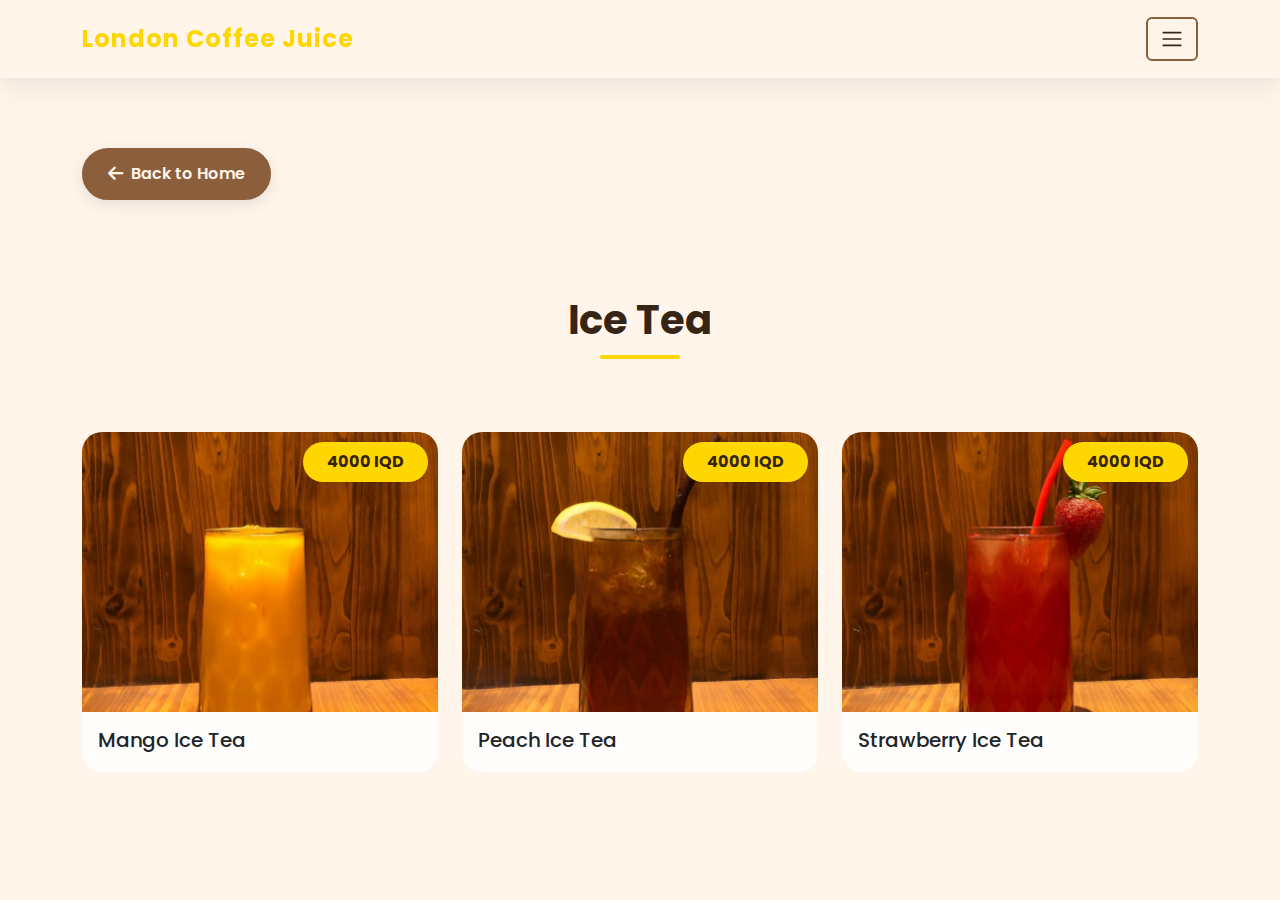
<file: IceTea.html>
<!DOCTYPE html>
<html lang="en">
<head>
  <meta charset="UTF-8">
  <meta name="viewport" content="width=device-width, initial-scale=1.0">
  <title>Ice Tea - London</title>
  <link href="https://cdn.jsdelivr.net/npm/bootstrap@5.3.0/dist/css/bootstrap.min.css" rel="stylesheet">
  <link href="https://fonts.googleapis.com/css2?family=Poppins:wght@300;400;500;600;700&display=swap" rel="stylesheet">
  <link rel="stylesheet" href="https://cdnjs.cloudflare.com/ajax/libs/font-awesome/6.0.0/css/all.min.css">
  <link rel="stylesheet" href="style.css">
  <link rel="icon" type="image/jpg" href="images/logo.png">
</head>
<body>
  <nav class="navbar navbar-expand-lg fixed-top">
    <div class="container">
      <a class="navbar-brand" href="index.html">London Coffee Juice</a>
      <button class="navbar-toggler" type="button" id="navbarToggleBtn" aria-label="Toggle navigation">
        <span class="navbar-toggler-icon"></span>
      </button>
      <div class="collapse navbar-collapse" id="navbarNav">
        <ul class="navbar-nav ms-auto align-items-center">
          <li class="nav-item"><a class="nav-link" href="index.html">Home</a></li>
          <li class="nav-item"><a class="nav-link" href="HotCoffee.html">Hot Coffee</a></li>
          <li class="nav-item"><a class="nav-link" href="IceCoffee.html">Iced Coffee</a></li>
          <li class="nav-item"><a class="nav-link" href="Latte.html">Latte</a></li>
          <li class="nav-item"><a class="nav-link" href="Frappes.html">Frappes</a></li>
          <li class="nav-item"><a class="nav-link" href="MilkShakes.html">Milk Shakes</a></li>
          <li class="nav-item"><a class="nav-link" href="Smoothies.html">Smoothies</a></li>
          <li class="nav-item"><a class="nav-link" href="Mojitos.html">Mojitos</a></li>
          <li class="nav-item"><a class="nav-link" href="RedBull.html">Red Bull</a></li>
          <li class="nav-item"><a class="nav-link active" href="IceTea.html">Ice Tea</a></li>
          <li class="nav-item"><a class="nav-link" href="Juices.html">Juices</a></li>
          <li class="nav-item"><a class="nav-link" href="IceCream.html">Ice Cream</a></li>
          <li class="nav-item"><a class="nav-link" href="Crepes.html">Crepes</a></li>
          <li class="nav-item"><a class="nav-link" href="MiniPancakes.html">Mini Pancakes</a></li>
          <!--<li class="nav-item"><a class="nav-link" href="Desserts.html">Desserts</a></li>-->
        </ul>
      </div>
    </div>
  </nav>
  <button id="backToTop" class="btn-back-to-top"><i class="fas fa-arrow-up"></i></button>
  <section class="container py-5" style="margin-top: 100px;">
    <a href="index.html" class="btn-back-to-home">
      <i class="fas fa-arrow-left"></i>
      <span>Back to Home</span>
    </a>
    <h2 class="section-title">Ice Tea</h2>
    <div class="row g-4 mt">
      <div class="col-md-4 mb-4"><div class="card h-100 menu-card"><img src="images/Mango_ice_tea.JPG" class="card-img-top" alt="Mango Ice Tea"><div class="card-body"><div class="d-flex justify-content-between align-items-start">
        <h5 class="card-title">Mango Ice Tea</h5><p class="price">4000 IQD</p></div></div></div></div>
      <div class="col-md-4 mb-4"><div class="card h-100 menu-card">
        <img src="images/Peach_ice_tea.JPG" class="card-img-top" alt="Peach Ice Tea">
        <div class="card-body"><div class="d-flex justify-content-between align-items-start">
          <h5 class="card-title">Peach Ice Tea</h5><p class="price">4000 IQD</p></div></div></div></div>
      <div class="col-md-4 mb-4"><div class="card h-100 menu-card">
        <img src="images/Strawberry_ice_tea.JPG" class="card-img-top" alt="Strawberry Ice Tea">
        <div class="card-body"><div class="d-flex justify-content-between align-items-start">
          <h5 class="card-title">Strawberry Ice Tea</h5><p class="price">4000 IQD</p>
        </div>
        </div>
      </div>
      </div>
    </div>
  </section>
  <script src="https://cdn.jsdelivr.net/npm/bootstrap@5.3.0/dist/js/bootstrap.bundle.min.js"></script>
  <script src="js.js"></script>
  <div class="loader-wrapper"><div class="loader"></div></div>
</body>
</html>
</file>
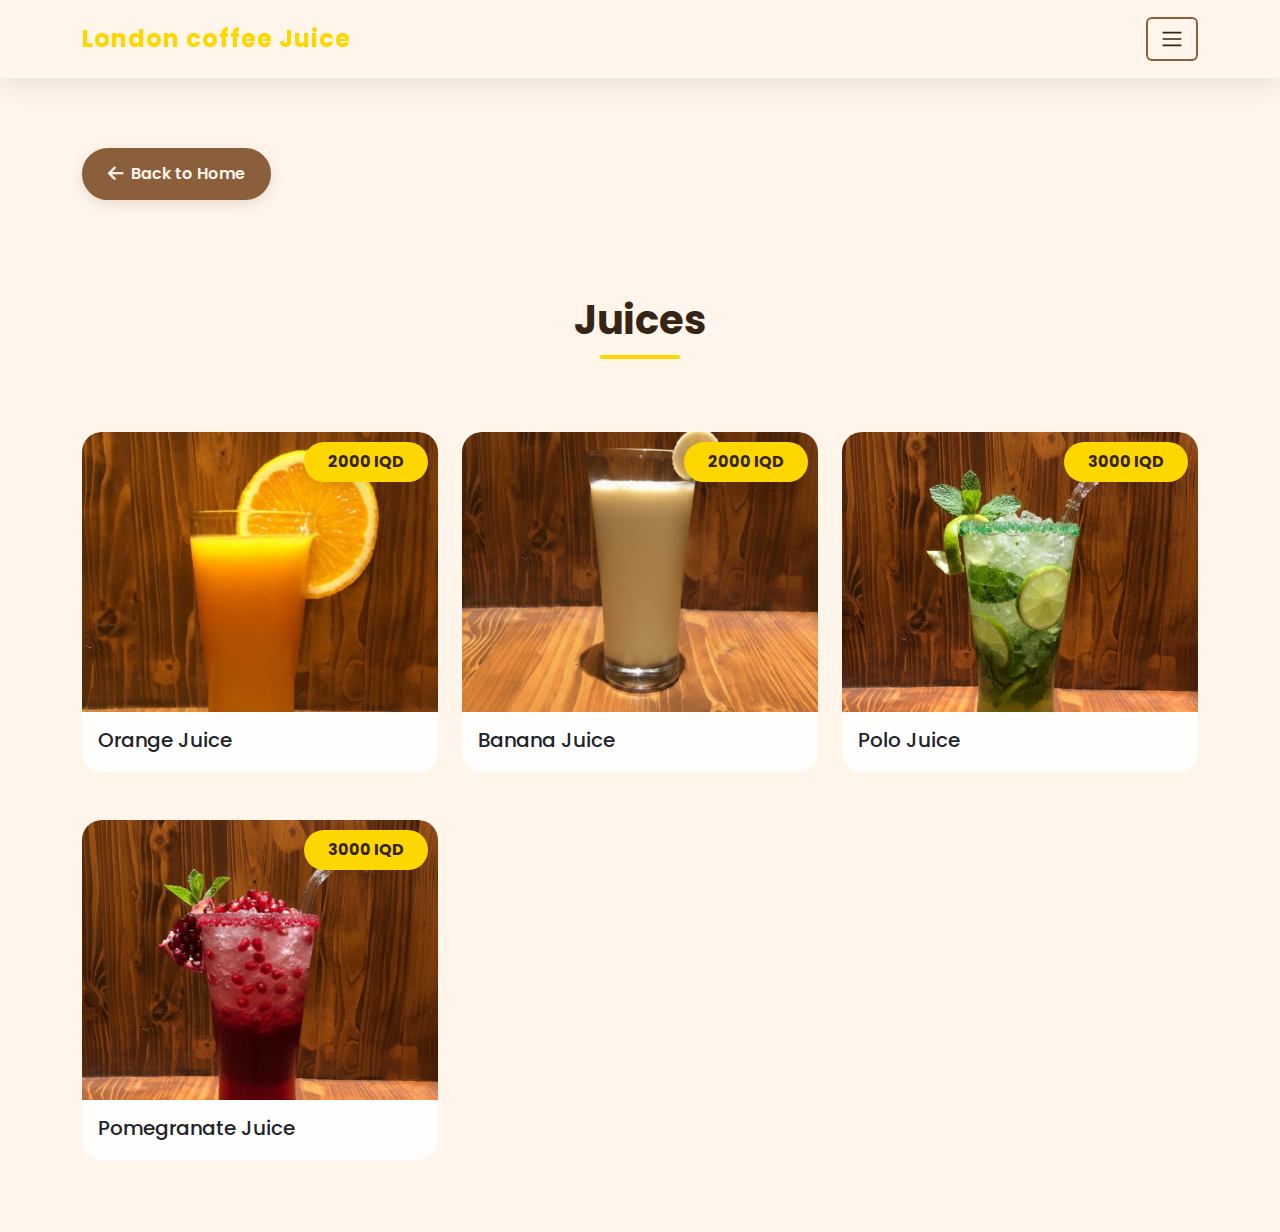
<file: Juices.html>
<!DOCTYPE html>
<html lang="en">

<head>
  <meta charset="UTF-8">
  <meta name="viewport" content="width=device-width, initial-scale=1.0">
  <title>Juices - London</title>
  <link href="https://cdn.jsdelivr.net/npm/bootstrap@5.3.0/dist/css/bootstrap.min.css" rel="stylesheet">
  <link href="https://fonts.googleapis.com/css2?family=Poppins:wght@300;400;500;600;700&display=swap" rel="stylesheet">
  <link rel="stylesheet" href="https://cdnjs.cloudflare.com/ajax/libs/font-awesome/6.0.0/css/all.min.css">
  <link rel="stylesheet" href="style.css">
  <link rel="icon" type="image/jpg" href="images/logo.png">
</head>

<body>
  <nav class="navbar navbar-expand-lg fixed-top">
    <div class="container">
      <a class="navbar-brand" href="index.html">London coffee Juice</a>
      <button class="navbar-toggler" type="button" id="navbarToggleBtn" aria-label="Toggle navigation">
        <span class="navbar-toggler-icon"></span>
      </button>
      <div class="collapse navbar-collapse" id="navbarNav">
        <ul class="navbar-nav ms-auto align-items-center">
          <li class="nav-item"><a class="nav-link" href="index.html">Home</a></li>
          <li class="nav-item"><a class="nav-link" href="HotCoffee.html">Hot Coffee</a></li>
          <li class="nav-item"><a class="nav-link" href="IceCoffee.html">Iced Coffee</a></li>
          <li class="nav-item"><a class="nav-link" href="Latte.html">Latte</a></li>
          <li class="nav-item"><a class="nav-link" href="Frappes.html">Frappes</a></li>
          <li class="nav-item"><a class="nav-link" href="MilkShakes.html">Milk Shakes</a></li>
          <li class="nav-item"><a class="nav-link" href="Smoothies.html">Smoothies</a></li>
          <li class="nav-item"><a class="nav-link" href="Mojitos.html">Mojitos</a></li>
          <li class="nav-item"><a class="nav-link" href="RedBull.html">Red Bull</a></li>
          <li class="nav-item"><a class="nav-link" href="IceTea.html">Ice Tea</a></li>
          <li class="nav-item"><a class="nav-link active" href="Juices.html">Juices</a></li>
          <li class="nav-item"><a class="nav-link" href="IceCream.html">Ice Cream</a></li>
          <li class="nav-item"><a class="nav-link" href="Crepes.html">Crepes</a></li>
          <li class="nav-item"><a class="nav-link" href="MiniPancakes.html">Mini Pancakes</a></li>
          <!--<li class="nav-item"><a class="nav-link" href="Desserts.html">Desserts</a></li>-->
        </ul>
      </div>
    </div>
  </nav>
  <button id="backToTop" class="btn-back-to-top"><i class="fas fa-arrow-up"></i></button>
  <section class="container py-5" style="margin-top: 100px;">
    <a href="index.html" class="btn-back-to-home">
      <i class="fas fa-arrow-left"></i>
      <span>Back to Home</span>
    </a>
    <h2 class="section-title">Juices</h2>
    <div class="row g-4 mt">
      <div class="col-md-4 mb-4">
        <div class="card h-100 menu-card"><img src="images/Orange_juice.JPG" class="card-img-top" alt="Orange Juice">
          <div class="card-body">
            <div class="d-flex justify-content-between align-items-start">
              <h5 class="card-title">Orange Juice</h5>
              <p class="price">2000 IQD</p>
            </div>
          </div>
        </div>
      </div>
      <div class="col-md-4 mb-4">
        <div class="card h-100 menu-card"><img src="images/Banana.PNG" class="card-img-top" alt="Banana Juice">
          <div class="card-body">
            <div class="d-flex justify-content-between align-items-start">
              <h5 class="card-title">Banana Juice</h5>
              <p class="price">2000 IQD</p>
            </div>
          </div>
        </div>
      </div>
      <div class="col-md-4 mb-4">
        <div class="card h-100 menu-card"><img src="images/Polo_juice.PNG" class="card-img-top" alt="Polo Juice">
          <div class="card-body">
            <div class="d-flex justify-content-between align-items-start">
              <h5 class="card-title">Polo Juice</h5>
              <p class="price">3000 IQD</p>
            </div>
          </div>
        </div>
      </div>
      <div class="col-md-4 mb-4">
        <div class="card h-100 menu-card"><img src="images/Pomegranate_juice.PNG" class="card-img-top"
            alt="Pomegranate Juice">
          <div class="card-body">
            <div class="d-flex justify-content-between align-items-start">
              <h5 class="card-title">Pomegranate Juice</h5>
              <p class="price">3000 IQD</p>
            </div>
          </div>
        </div>
      </div>
    </div>
  </section>
  <script src="https://cdn.jsdelivr.net/npm/bootstrap@5.3.0/dist/js/bootstrap.bundle.min.js"></script>
  <script src="js.js"></script>
  <div class="loader-wrapper">
    <div class="loader"></div>
  </div>
</body>


</html>
</file>
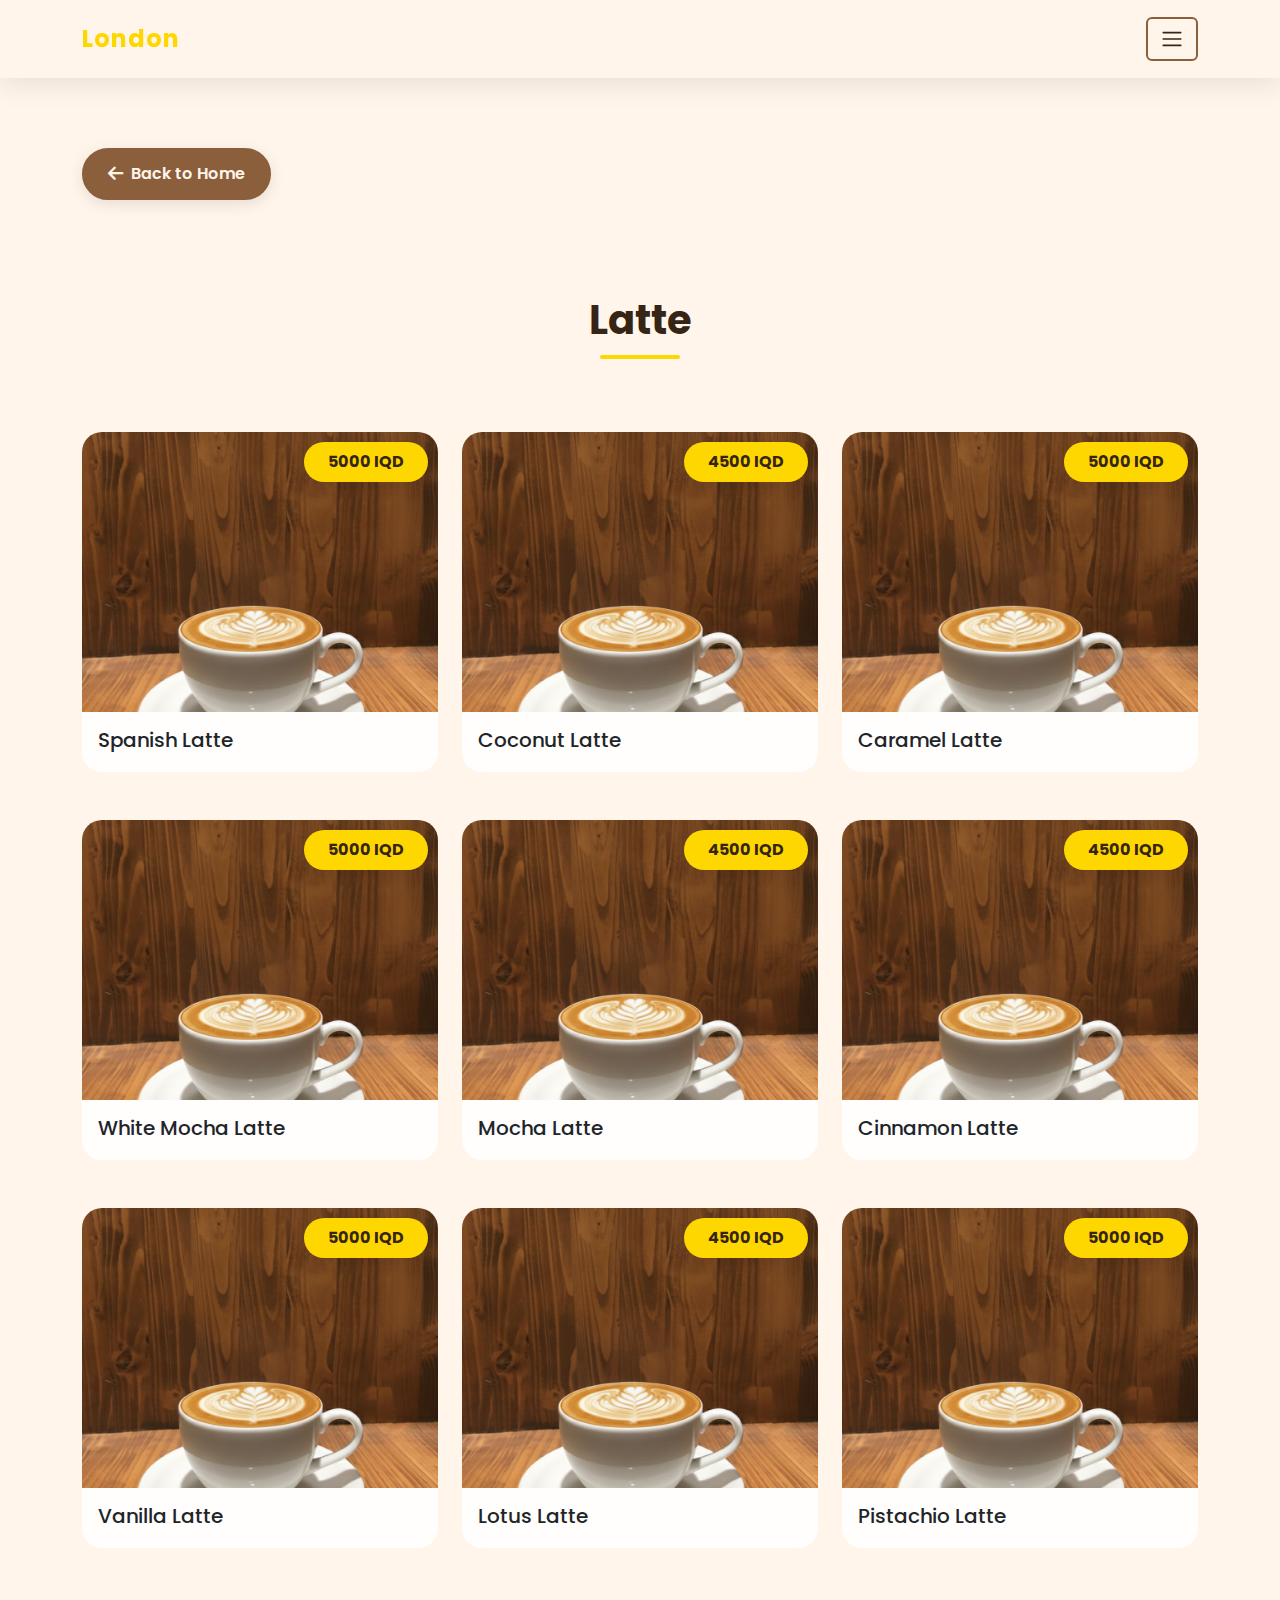
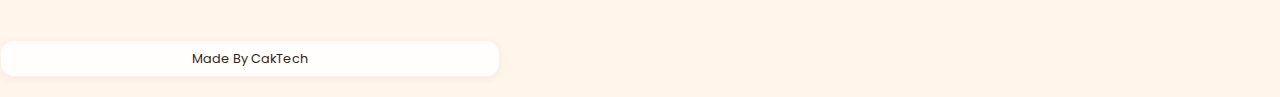
<file: Latte.html>
<!DOCTYPE html>
<html lang="en">

<head>
    <meta charset="UTF-8">
    <meta name="viewport" content="width=device-width, initial-scale=1.0">
    <title>Latte - London</title>
    <link href="https://cdn.jsdelivr.net/npm/bootstrap@5.3.0/dist/css/bootstrap.min.css" rel="stylesheet">
    <link href="https://fonts.googleapis.com/css2?family=Poppins:wght@300;400;500;600;700&display=swap"
        rel="stylesheet">
    <link rel="stylesheet" href="https://cdnjs.cloudflare.com/ajax/libs/font-awesome/6.0.0/css/all.min.css">
    <link rel="stylesheet" href="style.css">
    <link rel="icon" type="image/jpg" href="images/logo.png">
</head>

<body>
    <!-- Navbar -->
    <nav class="navbar navbar-expand-lg fixed-top">
        <div class="container">
            <a class="navbar-brand" href="index.html">London</a>
            <button class="navbar-toggler" type="button" id="navbarToggleBtn" aria-label="Toggle navigation">
                <span class="navbar-toggler-icon"></span>
            </button>
            <div class="collapse navbar-collapse" id="navbarNav">
                <ul class="navbar-nav ms-auto align-items-center">
                    <li class="nav-item"><a class="nav-link" href="index.html">Home</a></li>
                    <li class="nav-item"><a class="nav-link" href="HotCoffee.html">Hot Coffee</a></li>
                    <li class="nav-item"><a class="nav-link" href="IceCoffee.html">Iced Coffee</a></li>
                    <li class="nav-item"><a class="nav-link active" href="Latte.html">Latte</a></li>
                    <li class="nav-item"><a class="nav-link" href="Frappes.html">Frappes</a></li>
                    <li class="nav-item"><a class="nav-link" href="MilkShakes.html">Milk Shakes</a></li>
                    <li class="nav-item"><a class="nav-link" href="Smoothies.html">Smoothies</a></li>
                    <li class="nav-item"><a class="nav-link" href="Mojitos.html">Mojitos</a></li>
                    <li class="nav-item"><a class="nav-link" href="RedBull.html">Red Bull</a></li>
                    <li class="nav-item"><a class="nav-link" href="IceTea.html">Ice Tea</a></li>
                    <li class="nav-item"><a class="nav-link" href="Juices.html">Juices</a></li>
                    <li class="nav-item"><a class="nav-link" href="IceCream.html">Ice Cream</a></li>
                    <li class="nav-item"><a class="nav-link" href="Crepes.html">Crepes</a></li>
                    <li class="nav-item"><a class="nav-link" href="MiniPancakes.html">Mini Pancakes</a></li>
                    <li class="nav-item"><a class="nav-link" href="Desserts.html">Desserts</a></li>
                </ul>
            </div>
        </div>
    </nav>

    <!-- Back to Top Button -->
    <button id="backToTop" class="btn-back-to-top">
        <i class="fas fa-arrow-up"></i>
    </button>

    <!-- Menu Section -->
    <section class="container py-5" style="margin-top: 100px;">
        <a href="index.html" class="btn-back-to-home">
            <i class="fas fa-arrow-left"></i>
            <span>Back to Home</span>
        </a>
        <h2 class="section-title">Latte</h2>
        <div class="row g-4 mt">
            <div class="col-md-4 mb-4" data-category="coffee">
                <div class="card h-100 menu-card">
                    <img src="images/latte.PNG" class="card-img-top" alt="Spanish Latte">
                    <div class="card-body">
                        <div class="d-flex justify-content-between align-items-start">
                            <h5 class="card-title">Spanish Latte</h5>
                            <p class="price">5000 IQD</p>
                        </div>
                    </div>
                </div>
            </div>
            <div class="col-md-4 mb-4" data-category="coffee">
                <div class="card h-100 menu-card">
                    <img src="images/latte.PNG" class="card-img-top" alt="Coconut Latte">
                    <div class="card-body">
                        <div class="d-flex justify-content-between align-items-start">
                            <h5 class="card-title">Coconut Latte</h5>
                            <p class="price">4500 IQD</p>
                        </div>
                    </div>
                </div>
            </div>
            <div class="col-md-4 mb-4" data-category="coffee">
                <div class="card h-100 menu-card">
                    <img src="images/latte.PNG" class="card-img-top" alt="Caramel Latte">
                    <div class="card-body">
                        <div class="d-flex justify-content-between align-items-start">
                            <h5 class="card-title">Caramel Latte</h5>
                            <p class="price">5000 IQD</p>
                        </div>
                    </div>
                </div>
            </div>
            <div class="col-md-4 mb-4" data-category="coffee">
                <div class="card h-100 menu-card">
                    <img src="images/latte.PNG" class="card-img-top" alt="White Mocha Latte">
                    <div class="card-body">
                        <div class="d-flex justify-content-between align-items-start">
                            <h5 class="card-title">White Mocha Latte</h5>
                            <p class="price">5000 IQD</p>
                        </div>
                    </div>
                </div>
            </div>
            <div class="col-md-4 mb-4" data-category="coffee">
                <div class="card h-100 menu-card">
                    <img src="images/latte.PNG" class="card-img-top" alt="Mocha Latte">
                    <div class="card-body">
                        <div class="d-flex justify-content-between align-items-start">
                            <h5 class="card-title">Mocha Latte</h5>
                            <p class="price">4500 IQD</p>
                        </div>
                    </div>
                </div>
            </div>
            <div class="col-md-4 mb-4" data-category="coffee">
                <div class="card h-100 menu-card">
                    <img src="images/latte.PNG" class="card-img-top" alt="Cinnamon Latte">
                    <div class="card-body">
                        <div class="d-flex justify-content-between align-items-start">
                            <h5 class="card-title">Cinnamon Latte</h5>
                            <p class="price">4500 IQD</p>
                        </div>
                    </div>
                </div>
            </div>
            <div class="col-md-4 mb-4" data-category="coffee">
                <div class="card h-100 menu-card">
                    <img src="images/latte.PNG" class="card-img-top" alt="Vanilla Latte">
                    <div class="card-body">
                        <div class="d-flex justify-content-between align-items-start">
                            <h5 class="card-title">Vanilla Latte</h5>
                            <p class="price">5000 IQD</p>
                        </div>
                    </div>
                </div>
            </div>
            <div class="col-md-4 mb-4" data-category="coffee">
                <div class="card h-100 menu-card">
                    <img src="images/latte.PNG" class="card-img-top" alt="Lotus Latte">
                    <div class="card-body">
                        <div class="d-flex justify-content-between align-items-start">
                            <h5 class="card-title">Lotus Latte</h5>
                            <p class="price">4500 IQD</p>
                        </div>
                    </div>
                </div>
            </div>
            <div class="col-md-4 mb-4" data-category="coffee">
                <div class="card h-100 menu-card">
                    <img src="images/latte.PNG" class="card-img-top" alt="Pistachio Latte">
                    <div class="card-body">
                        <div class="d-flex justify-content-between align-items-start">
                            <h5 class="card-title">Pistachio Latte</h5>
                            <p class="price">5000 IQD</p>
                        </div>
                    </div>
                </div>
            </div>
        </div>
    </section>

    <footer class="copyright-bar">
        <a class="webgentelmans" href="https://www.instagram.com/cak_tech/?utm_source=ig_web_button_share_sheet"
            target="_blank">
            <p>Made By CakTech</p>
        </a>
    </footer>

    <script src="https://cdn.jsdelivr.net/npm/bootstrap@5.3.0/dist/js/bootstrap.bundle.min.js"></script>
    <script src="js.js"></script>
    <div class="loader-wrapper">
        <div class="loader"></div>
    </div>
</body>

</html>
</file>
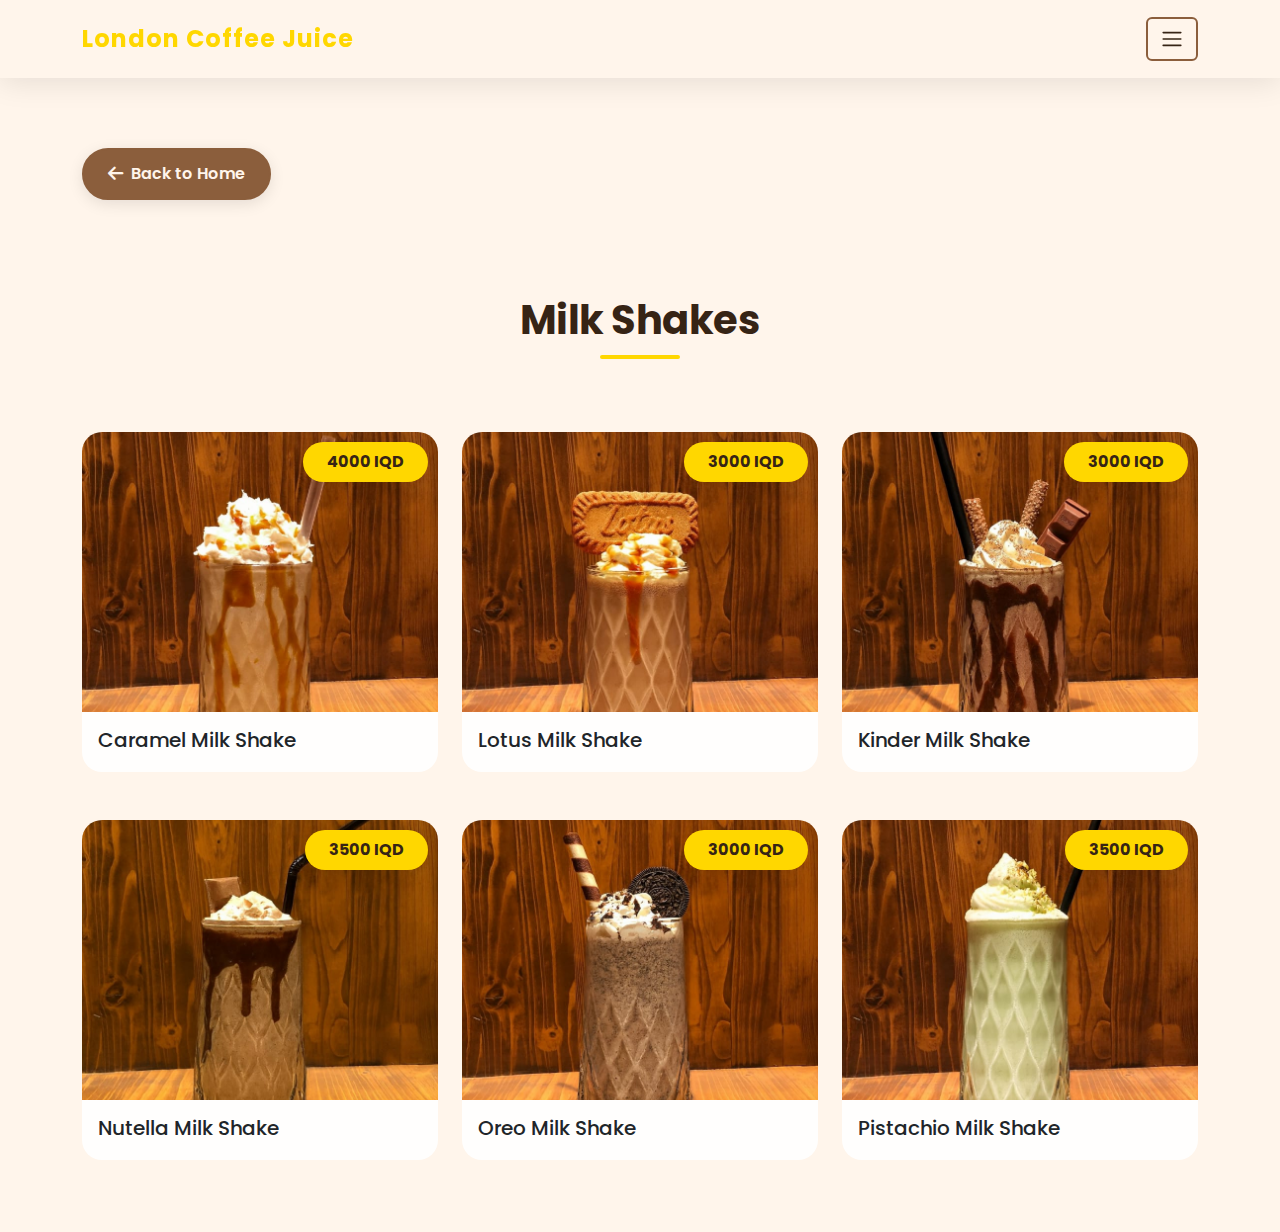
<file: MilkShakes.html>
<!DOCTYPE html>
<html lang="en">

<head>
  <meta charset="UTF-8">
  <meta name="viewport" content="width=device-width, initial-scale=1.0">
  <title>Milk Shakes - London</title>
  <link href="https://cdn.jsdelivr.net/npm/bootstrap@5.3.0/dist/css/bootstrap.min.css" rel="stylesheet">
  <link href="https://fonts.googleapis.com/css2?family=Poppins:wght@300;400;500;600;700&display=swap" rel="stylesheet">
  <link rel="stylesheet" href="https://cdnjs.cloudflare.com/ajax/libs/font-awesome/6.0.0/css/all.min.css">
  <link rel="stylesheet" href="style.css">
  <link rel="icon" type="image/jpg" href="images/logo.png">
</head>

<body>
  <nav class="navbar navbar-expand-lg fixed-top">
    <div class="container">
      <a class="navbar-brand" href="index.html">London Coffee Juice</a>
      <button class="navbar-toggler" type="button" id="navbarToggleBtn" aria-label="Toggle navigation">
        <span class="navbar-toggler-icon"></span>
      </button>
      <div class="collapse navbar-collapse" id="navbarNav">
        <ul class="navbar-nav ms-auto align-items-center">
          <li class="nav-item"><a class="nav-link" href="index.html">Home</a></li>
          <li class="nav-item"><a class="nav-link" href="HotCoffee.html">Hot Coffee</a></li>
          <li class="nav-item"><a class="nav-link" href="IceCoffee.html">Iced Coffee</a></li>
          <li class="nav-item"><a class="nav-link" href="Latte.html">Latte</a></li>
          <li class="nav-item"><a class="nav-link" href="Frappes.html">Frappes</a></li>
          <li class="nav-item"><a class="nav-link active" href="MilkShakes.html">Milk Shakes</a></li>
          <li class="nav-item"><a class="nav-link" href="Smoothies.html">Smoothies</a></li>
          <li class="nav-item"><a class="nav-link" href="Mojitos.html">Mojitos</a></li>
          <li class="nav-item"><a class="nav-link" href="RedBull.html">Red Bull</a></li>
          <li class="nav-item"><a class="nav-link" href="IceTea.html">Ice Tea</a></li>
          <li class="nav-item"><a class="nav-link" href="Juices.html">Juices</a></li>
          <li class="nav-item"><a class="nav-link" href="IceCream.html">Ice Cream</a></li>
          <li class="nav-item"><a class="nav-link" href="Crepes.html">Crepes</a></li>
          <li class="nav-item"><a class="nav-link" href="MiniPancakes.html">Mini Pancakes</a></li>
         <!-- <li class="nav-item"><a class="nav-link" href="Desserts.html">Desserts</a></li> -->
        </ul>
      </div>
    </div>
  </nav>
  <button id="backToTop" class="btn-back-to-top"><i class="fas fa-arrow-up"></i></button>
  <section class="container py-5" style="margin-top: 100px;">
    <a href="index.html" class="btn-back-to-home">
      <i class="fas fa-arrow-left"></i>
      <span>Back to Home</span>
    </a>
    <h2 class="section-title">Milk Shakes</h2>
    <div class="row g-4 mt">
      <div class="col-md-4 mb-4">
        <div class="card h-100 menu-card"><img src="images/Caramel_milk_shake.JPG" class="card-img-top"
            alt="Caramel Milk Shake">
          <div class="card-body">
            <div class="d-flex justify-content-between align-items-start">
              <h5 class="card-title">Caramel Milk Shake</h5>
              <p class="price">4000 IQD</p>
            </div>
          </div>
        </div>
      </div>
      <div class="col-md-4 mb-4">
        <div class="card h-100 menu-card"><img src="images/Lotus_milk_shake.JPG" class="card-img-top"
            alt="Lotus Milk Shake">
          <div class="card-body">
            <div class="d-flex justify-content-between align-items-start">
              <h5 class="card-title">Lotus Milk Shake</h5>
              <p class="price">3000 IQD</p>
            </div>
          </div>
        </div>
      </div>
      <div class="col-md-4 mb-4">
        <div class="card h-100 menu-card"><img src="images/Kinder_milk_shake.JPG" class="card-img-top"
            alt="Kinder Milk Shake">
          <div class="card-body">
            <div class="d-flex justify-content-between align-items-start">
              <h5 class="card-title">Kinder Milk Shake</h5>
              <p class="price">3000 IQD</p>
            </div>
          </div>
        </div>
      </div>
      <div class="col-md-4 mb-4">
        <div class="card h-100 menu-card"><img src="images/Nutella_milk_shake.JPG" class="card-img-top"
            alt="Nutella Milk Shake">
          <div class="card-body">
            <div class="d-flex justify-content-between align-items-start">
              <h5 class="card-title">Nutella Milk Shake</h5>
              <p class="price">3500 IQD</p>
            </div>
          </div>
        </div>
      </div>
      <div class="col-md-4 mb-4">
        <div class="card h-100 menu-card"><img src="images/Oreo_milk_shake.JPG" class="card-img-top"
            alt="Oreo Milk Shake">
          <div class="card-body">
            <div class="d-flex justify-content-between align-items-start">
              <h5 class="card-title">Oreo Milk Shake</h5>
              <p class="price">3000 IQD</p>
            </div>
          </div>
        </div>
      </div>
      <div class="col-md-4 mb-4">
        <div class="card h-100 menu-card"><img src="images/Pistachio_milk_shake.JPG" class="card-img-top"
            alt="Pistachio Milk Shake">
          <div class="card-body">
            <div class="d-flex justify-content-between align-items-start">
              <h5 class="card-title">Pistachio Milk Shake</h5>
              <p class="price">3500 IQD</p>
            </div>
          </div>
        </div>
      </div>
    </div>
  </section>
  <script src="https://cdn.jsdelivr.net/npm/bootstrap@5.3.0/dist/js/bootstrap.bundle.min.js"></script>
  <script src="js.js"></script>
  <div class="loader-wrapper">
    <div class="loader"></div>
  </div>
</body>


</html>
</file>
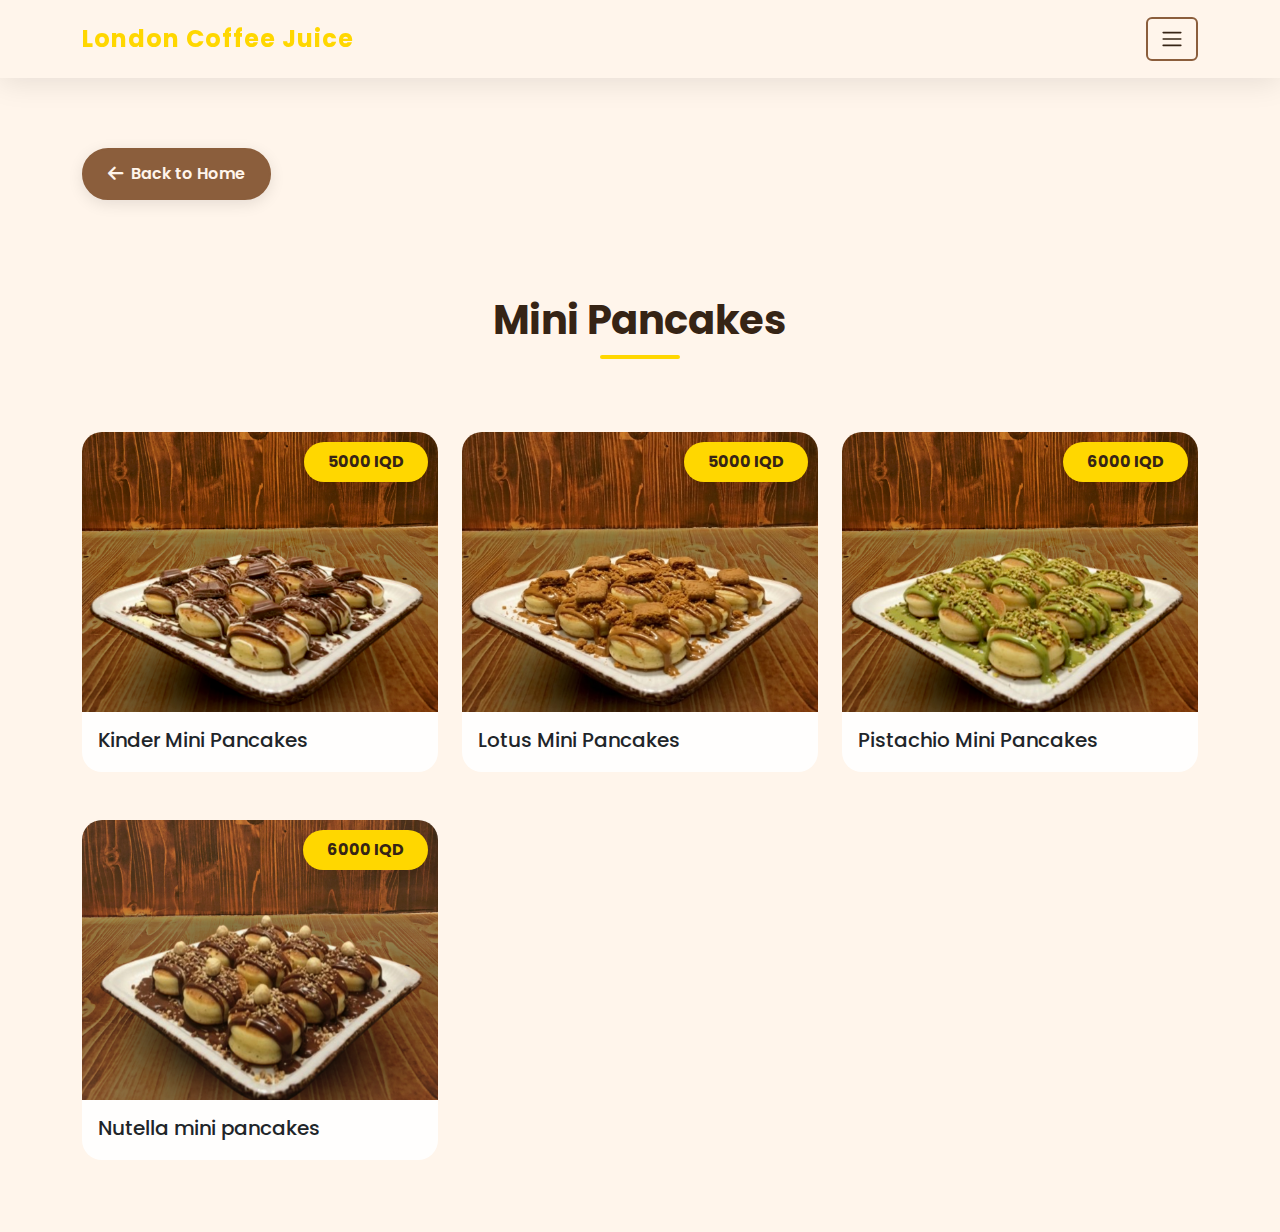
<file: MiniPancakes.html>
<!DOCTYPE html>
<html lang="en">

<head>
  <meta charset="UTF-8">
  <meta name="viewport" content="width=device-width, initial-scale=1.0">
  <title>Mini Pancakes - London</title>
  <link href="https://cdn.jsdelivr.net/npm/bootstrap@5.3.0/dist/css/bootstrap.min.css" rel="stylesheet">
  <link href="https://fonts.googleapis.com/css2?family=Poppins:wght@300;400;500;600;700&display=swap" rel="stylesheet">
  <link rel="stylesheet" href="https://cdnjs.cloudflare.com/ajax/libs/font-awesome/6.0.0/css/all.min.css">
  <link rel="stylesheet" href="style.css">
  <link rel="icon" type="image/jpg" href="images/logo.png">
</head>

<body>
  <nav class="navbar navbar-expand-lg fixed-top">
    <div class="container">
      <a class="navbar-brand" href="index.html">London Coffee Juice</a>
      <button class="navbar-toggler" type="button" id="navbarToggleBtn" aria-label="Toggle navigation">
        <span class="navbar-toggler-icon"></span>
      </button>
      <div class="collapse navbar-collapse" id="navbarNav">
        <ul class="navbar-nav ms-auto align-items-center">
          <li class="nav-item"><a class="nav-link" href="index.html">Home</a></li>
          <li class="nav-item"><a class="nav-link" href="HotCoffee.html">Hot Coffee</a></li>
          <li class="nav-item"><a class="nav-link" href="IceCoffee.html">Iced Coffee</a></li>
          <li class="nav-item"><a class="nav-link" href="Latte.html">Latte</a></li>
          <li class="nav-item"><a class="nav-link" href="Frappes.html">Frappes</a></li>
          <li class="nav-item"><a class="nav-link" href="MilkShakes.html">Milk Shakes</a></li>
          <li class="nav-item"><a class="nav-link" href="Smoothies.html">Smoothies</a></li>
          <li class="nav-item"><a class="nav-link" href="Mojitos.html">Mojitos</a></li>
          <li class="nav-item"><a class="nav-link" href="RedBull.html">Red Bull</a></li>
          <li class="nav-item"><a class="nav-link" href="IceTea.html">Ice Tea</a></li>
          <li class="nav-item"><a class="nav-link" href="Juices.html">Juices</a></li>
          <li class="nav-item"><a class="nav-link" href="IceCream.html">Ice Cream</a></li>
          <li class="nav-item"><a class="nav-link" href="Crepes.html">Crepes</a></li>
          <li class="nav-item"><a class="nav-link active" href="MiniPancakes.html">Mini Pancakes</a></li>
          <li class="nav-item"><a class="nav-link" href="Desserts.html">Desserts</a></li>
        </ul>
      </div>
    </div>
  </nav>
  <button id="backToTop" class="btn-back-to-top"><i class="fas fa-arrow-up"></i></button>
  <section class="container py-5" style="margin-top: 100px;">
    <a href="index.html" class="btn-back-to-home">
      <i class="fas fa-arrow-left"></i>
      <span>Back to Home</span>
    </a>
    <h2 class="section-title">Mini Pancakes</h2>
    <div class="row g-4 mt">
      <div class="col-md-4 mb-4">
        <div class="card h-100 menu-card"><img src="images/Kinder_mini_pancakes.JPG" class="card-img-top"
            alt="Kinder Mini Pancakes">
          <div class="card-body">
            <div class="d-flex justify-content-between align-items-start">
              <h5 class="card-title">Kinder Mini Pancakes</h5>
              <p class="price">5000 IQD</p>
            </div>
          </div>
        </div>
      </div>
      <div class="col-md-4 mb-4">
        <div class="card h-100 menu-card"><img src="images/Lotus_pancakes.jpg" class="card-img-top"
            alt="Lotus Mini Pancakes">
          <div class="card-body">
            <div class="d-flex justify-content-between align-items-start">
              <h5 class="card-title">Lotus Mini Pancakes</h5>
              <p class="price">5000 IQD</p>
            </div>
          </div>
        </div>
      </div>
      <div class="col-md-4 mb-4">
        <div class="card h-100 menu-card"><img src="images/Pistachio_mini_pancakes.JPG" class="card-img-top"
            alt="Pistachio Mini Pancakes">
          <div class="card-body">
            <div class="d-flex justify-content-between align-items-start">
              <h5 class="card-title">Pistachio Mini Pancakes</h5>
              <p class="price">6000 IQD</p>
            </div>
          </div>
        </div>
      </div>
      <div class="col-md-4 mb-4">
        <div class="card h-100 menu-card"><img src="images/Nouella_mini_pancakes.JPG" class="card-img-top"
            alt="Pistachio Mini Pancakes">
          <div class="card-body">
            <div class="d-flex justify-content-between align-items-start">
              <h5 class="card-title">Nutella mini pancakes</h5>
              <p class="price">6000 IQD</p>
            </div>
          </div>
        </div>
      </div>
    </div>
  </section>
  <script src="https://cdn.jsdelivr.net/npm/bootstrap@5.3.0/dist/js/bootstrap.bundle.min.js"></script>
  <script src="js.js"></script>
  <div class="loader-wrapper">
    <div class="loader"></div>
  </div>
</body>


</html>
</file>
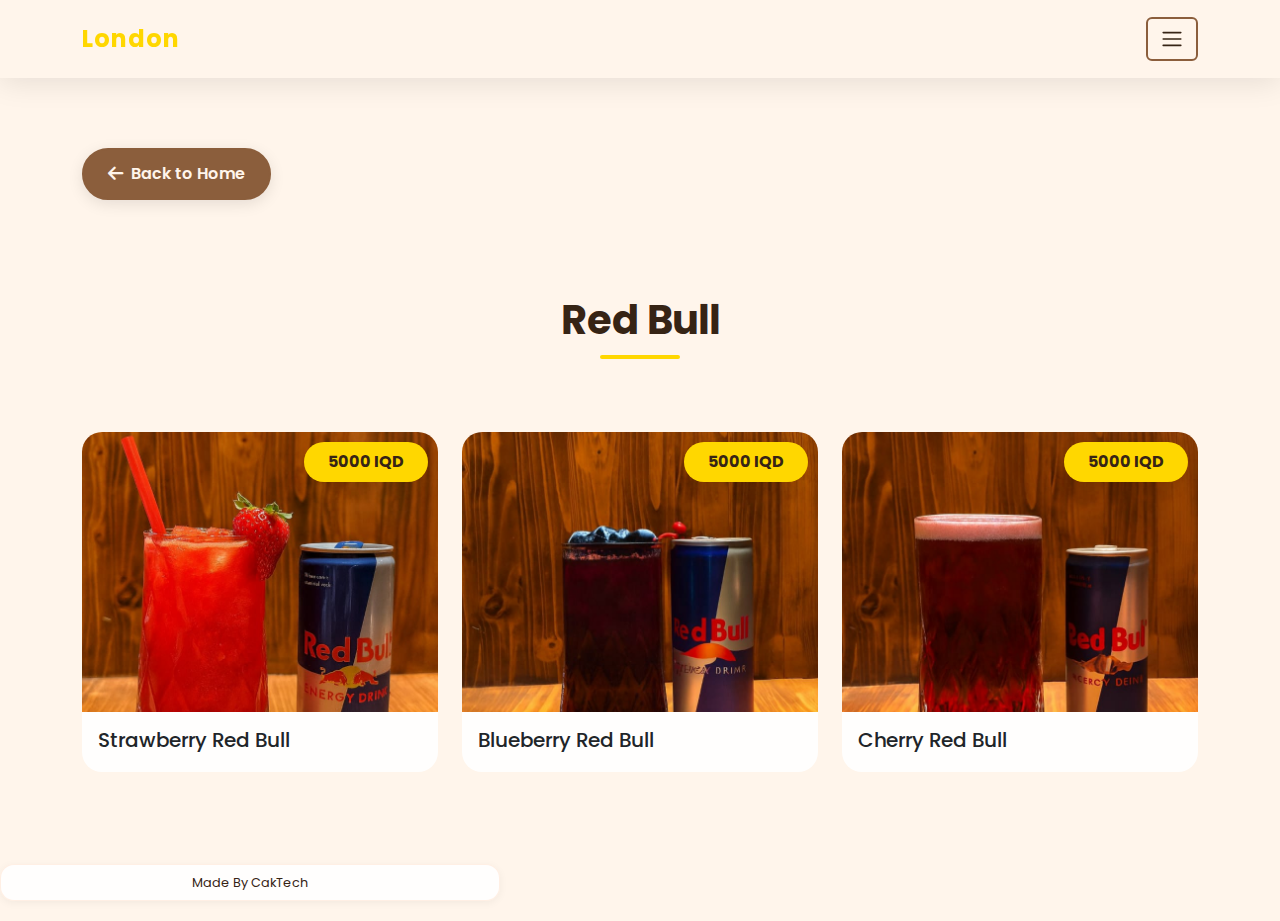
<file: RedBull.html>
<!DOCTYPE html>
<html lang="en">
<head>
  <meta charset="UTF-8">
  <meta name="viewport" content="width=device-width, initial-scale=1.0">
  <title>Red Bull - London</title>
  <link href="https://cdn.jsdelivr.net/npm/bootstrap@5.3.0/dist/css/bootstrap.min.css" rel="stylesheet">
  <link href="https://fonts.googleapis.com/css2?family=Poppins:wght@300;400;500;600;700&display=swap" rel="stylesheet">
  <link rel="stylesheet" href="https://cdnjs.cloudflare.com/ajax/libs/font-awesome/6.0.0/css/all.min.css">
  <link rel="stylesheet" href="style.css">
  <link rel="icon" type="image/jpg" href="images/logo.png">
</head>
<body>
  <nav class="navbar navbar-expand-lg fixed-top">
    <div class="container">
      <a class="navbar-brand" href="index.html">London</a>
      <button class="navbar-toggler" type="button" id="navbarToggleBtn" aria-label="Toggle navigation">
        <span class="navbar-toggler-icon"></span>
      </button>
      <div class="collapse navbar-collapse" id="navbarNav">
        <ul class="navbar-nav ms-auto align-items-center">
          <li class="nav-item"><a class="nav-link" href="index.html">Home</a></li>
          <li class="nav-item"><a class="nav-link" href="HotCoffee.html">Hot Coffee</a></li>
          <li class="nav-item"><a class="nav-link" href="IceCoffee.html">Iced Coffee</a></li>
          <li class="nav-item"><a class="nav-link" href="Latte.html">Latte</a></li>
          <li class="nav-item"><a class="nav-link" href="Frappes.html">Frappes</a></li>
          <li class="nav-item"><a class="nav-link" href="MilkShakes.html">Milk Shakes</a></li>
          <li class="nav-item"><a class="nav-link" href="Smoothies.html">Smoothies</a></li>
          <li class="nav-item"><a class="nav-link" href="Mojitos.html">Mojitos</a></li>
          <li class="nav-item"><a class="nav-link active" href="RedBull.html">Red Bull</a></li>
          <li class="nav-item"><a class="nav-link" href="IceTea.html">Ice Tea</a></li>
          <li class="nav-item"><a class="nav-link" href="Juices.html">Juices</a></li>
          <li class="nav-item"><a class="nav-link" href="IceCream.html">Ice Cream</a></li>
          <li class="nav-item"><a class="nav-link" href="Crepes.html">Crepes</a></li>
          <li class="nav-item"><a class="nav-link" href="MiniPancakes.html">Mini Pancakes</a></li>
          <li class="nav-item"><a class="nav-link" href="Desserts.html">Desserts</a></li>
        </ul>
      </div>
    </div>
  </nav>
  <button id="backToTop" class="btn-back-to-top"><i class="fas fa-arrow-up"></i></button>
  <section class="container py-5" style="margin-top: 100px;">
    <a href="index.html" class="btn-back-to-home">
      <i class="fas fa-arrow-left"></i>
      <span>Back to Home</span>
    </a>
    <h2 class="section-title">Red Bull</h2>
    <div class="row g-4 mt">
      <div class="col-md-4 mb-4"><div class="card h-100 menu-card"><img src="images/Strawberry_Red_Bull.JPG" class="card-img-top" alt="Strawberry Red Bull"><div class="card-body"><div class="d-flex justify-content-between align-items-start"><h5 class="card-title">Strawberry Red Bull</h5><p class="price">5000 IQD</p></div></div></div></div>
      <div class="col-md-4 mb-4"><div class="card h-100 menu-card"><img src="images/Blueberry_Red_Bull.JPG" class="card-img-top" alt="Blueberry Red Bull"><div class="card-body"><div class="d-flex justify-content-between align-items-start"><h5 class="card-title">Blueberry Red Bull</h5><p class="price">5000 IQD</p></div></div></div></div>
      <div class="col-md-4 mb-4"><div class="card h-100 menu-card"><img src="images/Cherry_Red_Bull.JPG" class="card-img-top" alt="Cherry Red Bull"><div class="card-body"><div class="d-flex justify-content-between align-items-start"><h5 class="card-title">Cherry Red Bull</h5><p class="price">5000 IQD</p></div></div></div></div>
    </div>
  </section>
  <footer class="copyright-bar">
    <a class="webgentelmans" href="https://www.instagram.com/cak_tech/?utm_source=ig_web_button_share_sheet" target="_blank"><p>Made By CakTech</p></a>
  </footer>
  <script src="https://cdn.jsdelivr.net/npm/bootstrap@5.3.0/dist/js/bootstrap.bundle.min.js"></script>
  <script src="js.js"></script>
  <div class="loader-wrapper"><div class="loader"></div></div>
</body>
</html>
</file>
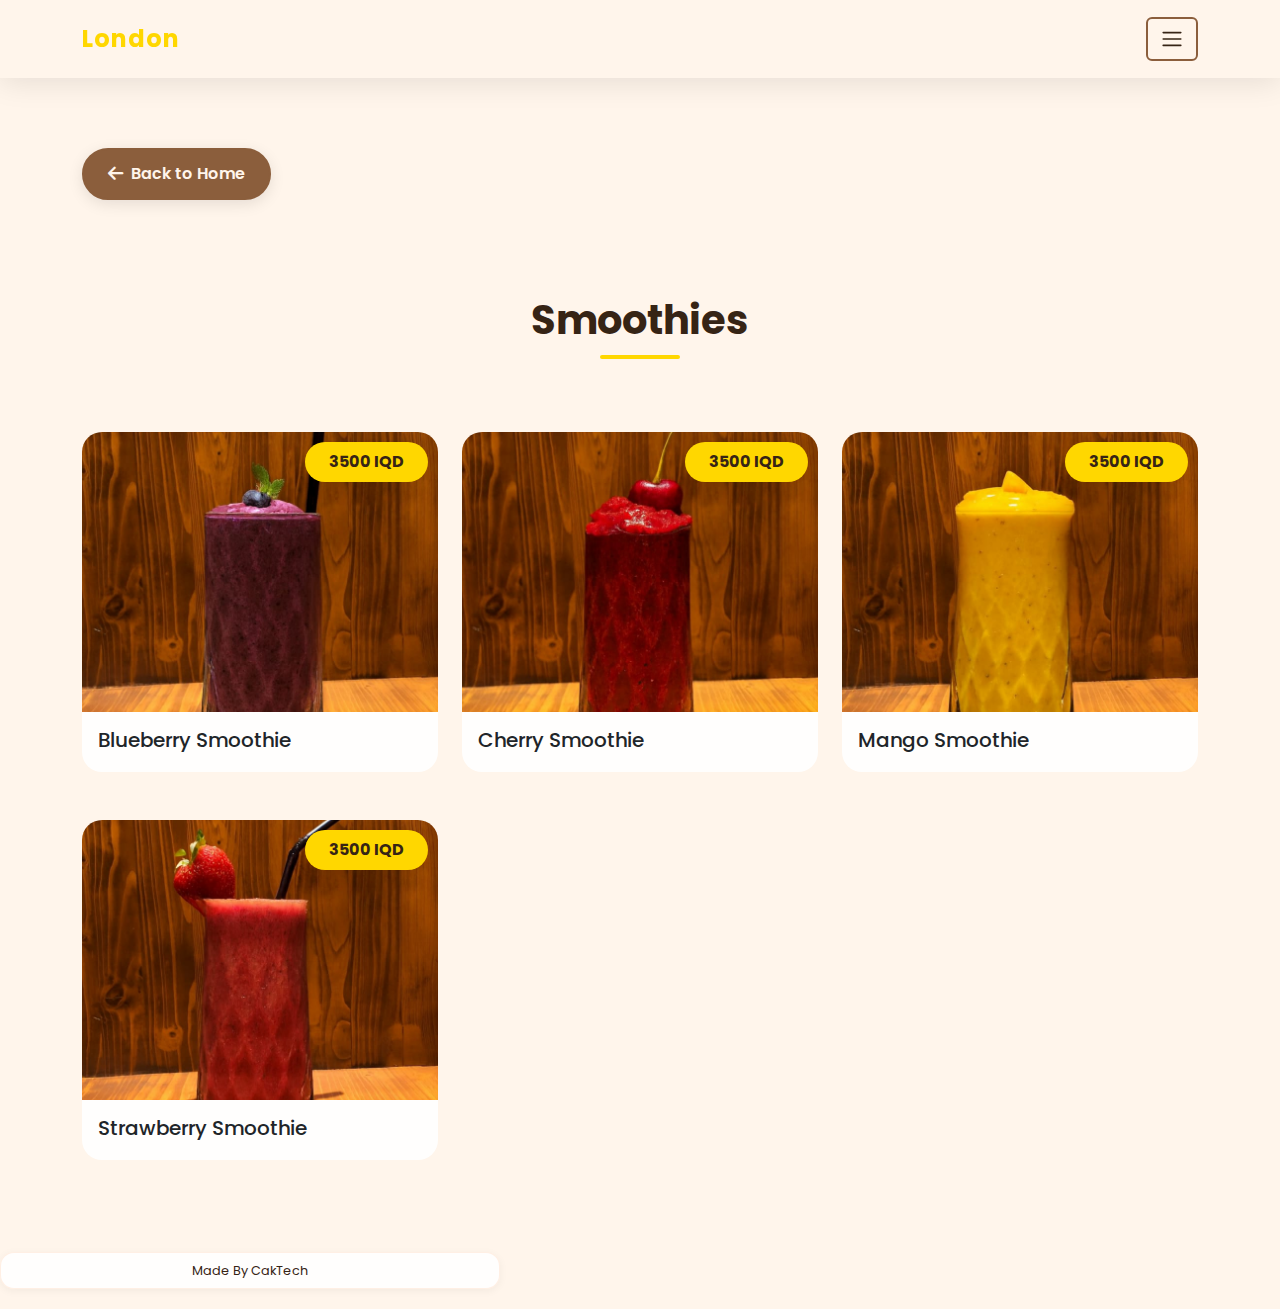
<file: Smoothies.html>
<!DOCTYPE html>
<html lang="en">

<head>
  <meta charset="UTF-8">
  <meta name="viewport" content="width=device-width, initial-scale=1.0">
  <title>Smoothies - London</title>
  <link href="https://cdn.jsdelivr.net/npm/bootstrap@5.3.0/dist/css/bootstrap.min.css" rel="stylesheet">
  <link href="https://fonts.googleapis.com/css2?family=Poppins:wght@300;400;500;600;700&display=swap" rel="stylesheet">
  <link rel="stylesheet" href="https://cdnjs.cloudflare.com/ajax/libs/font-awesome/6.0.0/css/all.min.css">
  <link rel="stylesheet" href="style.css">
  <link rel="icon" type="image/jpg" href="images/logo.png">
</head>

<body>
  <nav class="navbar navbar-expand-lg fixed-top">
    <div class="container">
      <a class="navbar-brand" href="index.html">London</a>
      <button class="navbar-toggler" type="button" id="navbarToggleBtn" aria-label="Toggle navigation">
        <span class="navbar-toggler-icon"></span>
      </button>
      <div class="collapse navbar-collapse" id="navbarNav">
        <ul class="navbar-nav ms-auto align-items-center">
          <li class="nav-item"><a class="nav-link" href="index.html">Home</a></li>
          <li class="nav-item"><a class="nav-link" href="HotCoffee.html">Hot Coffee</a></li>
          <li class="nav-item"><a class="nav-link" href="IceCoffee.html">Iced Coffee</a></li>
          <li class="nav-item"><a class="nav-link" href="Latte.html">Latte</a></li>
          <li class="nav-item"><a class="nav-link" href="Frappes.html">Frappes</a></li>
          <li class="nav-item"><a class="nav-link" href="MilkShakes.html">Milk Shakes</a></li>
          <li class="nav-item"><a class="nav-link active" href="Smoothies.html">Smoothies</a></li>
          <li class="nav-item"><a class="nav-link" href="Mojitos.html">Mojitos</a></li>
          <li class="nav-item"><a class="nav-link" href="RedBull.html">Red Bull</a></li>
          <li class="nav-item"><a class="nav-link" href="IceTea.html">Ice Tea</a></li>
          <li class="nav-item"><a class="nav-link" href="Juices.html">Juices</a></li>
          <li class="nav-item"><a class="nav-link" href="IceCream.html">Ice Cream</a></li>
          <li class="nav-item"><a class="nav-link" href="Crepes.html">Crepes</a></li>
          <li class="nav-item"><a class="nav-link" href="MiniPancakes.html">Mini Pancakes</a></li>
          <li class="nav-item"><a class="nav-link" href="Desserts.html">Desserts</a></li>
        </ul>
      </div>
    </div>
  </nav>
  <button id="backToTop" class="btn-back-to-top"><i class="fas fa-arrow-up"></i></button>
  <section class="container py-5" style="margin-top: 100px;">
    <a href="index.html" class="btn-back-to-home">
      <i class="fas fa-arrow-left"></i>
      <span>Back to Home</span>
    </a>
    <h2 class="section-title">Smoothies</h2>
    <div class="row g-4 mt">
      <div class="col-md-4 mb-4">
        <div class="card h-100 menu-card"><img src="images/Blueberry_smoothie.JPG" class="card-img-top"
            alt="Blueberry Smoothie">
          <div class="card-body">
            <div class="d-flex justify-content-between align-items-start">
              <h5 class="card-title">Blueberry Smoothie</h5>
              <p class="price">3500 IQD</p>
            </div>
          </div>
        </div>
      </div>
      <div class="col-md-4 mb-4">
        <div class="card h-100 menu-card"><img src="images/Cherry_smoothie.JPG" class="card-img-top"
            alt="Cherry Smoothie">
          <div class="card-body">
            <div class="d-flex justify-content-between align-items-start">
              <h5 class="card-title">Cherry Smoothie</h5>
              <p class="price">3500 IQD</p>
            </div>
          </div>
        </div>
      </div>
      <div class="col-md-4 mb-4">
        <div class="card h-100 menu-card"><img src="images/Mango_smoothie.JPG" class="card-img-top"
            alt="Mango Smoothie">
          <div class="card-body">
            <div class="d-flex justify-content-between align-items-start">
              <h5 class="card-title">Mango Smoothie</h5>
              <p class="price">3500 IQD</p>
            </div>
          </div>
        </div>
      </div>
      <div class="col-md-4 mb-4">
        <div class="card h-100 menu-card"><img src="images/Strawberry_smoothie.JPG" class="card-img-top"
            alt="Strawberry Smoothie">
          <div class="card-body">
            <div class="d-flex justify-content-between align-items-start">
              <h5 class="card-title">Strawberry Smoothie</h5>
              <p class="price">3500 IQD</p>
            </div>
          </div>
        </div>
      </div>
    </div>
  </section>
  <footer class="copyright-bar">
    <a class="webgentelmans" href="https://www.instagram.com/cak_tech/?utm_source=ig_web_button_share_sheet"
      target="_blank">
      <p>Made By CakTech</p>
    </a>
  </footer>
  <script src="https://cdn.jsdelivr.net/npm/bootstrap@5.3.0/dist/js/bootstrap.bundle.min.js"></script>
  <script src="js.js"></script>
  <div class="loader-wrapper">
    <div class="loader"></div>
  </div>
</body>

</html>
</file>
<file: style.css>
:root {
    --primary-color: #362415;
    --secondary-color: #8B5E3C;
    --accent-color: #FFD700;
    --bg-color: #FFF5EB;
    --text-color: #362415;
    --card-bg: rgba(255, 255, 255, 0.9);
    --glass-effect: rgba(255, 255, 255, 0.15);
}

body {
    background-color: var(--bg-color);
    color: var(--text-color);
    font-family: 'Poppins', sans-serif;
    overflow-x: hidden;
}

.navbar {
    background: rgba(var(--primary-color), 0.9) !important;
    backdrop-filter: blur(10px);
    box-shadow: 0 4px 30px rgba(0, 0, 0, 0.1);
    padding: 1rem 0;
}

.navbar-brand {
    font-weight: 700;
    font-size: 1.5rem;
    letter-spacing: 1px;
    color: #FFD700 !important;
}

.nav-link {
    position: relative;
    margin: 0.5rem 0;
    padding: 0.5rem 1rem !important;
    transition: all 0.3s ease;
    color: var(--text-color) !important;
    border-radius: 8px;
}

.nav-link::after {
    content: '';
    position: absolute;
    width: 0;
    height: 2px;
    bottom: 0;
    left: 0;
    background-color: var(--accent-color);
    transition: width 0.3s ease;
}

.nav-link:hover {
    background-color: rgba(var(--secondary-color), 0.1);
}

.nav-link:hover::after {
    width: 100%;
}

.nav-link.active {
    background-color: var(--secondary-color) !important;
    color: var(--bg-color) !important;
    font-weight: 600;
}

.nav-link.active::after {
    display: none;
}

/* Always show navbar as dropdown (mobile style) */
.navbar-expand-lg .navbar-collapse {
    display: block !important;
    background: var(--card-bg);
    border-radius: 15px;
    margin-top: 1rem;
    padding: 1rem;
    box-shadow: 0 4px 15px rgba(0, 0, 0, 0.1);
    position: absolute;
    top: 100%;
    left: 0;
    right: 0;
    z-index: 1000;
    width: calc(100% - 2rem);
    margin-left: 1rem;
    margin-right: 1rem;
    max-height: 0;
    overflow: hidden;
    opacity: 0;
    transform: translateY(-10px);
    transition: max-height 0.4s ease-in-out, opacity 0.4s ease-in-out, transform 0.4s ease-in-out, padding 0.4s ease-in-out, margin 0.4s ease-in-out;
    visibility: hidden;
    pointer-events: none;
}

.navbar-expand-lg .navbar-collapse.show {
    max-height: 80vh;
    opacity: 1;
    transform: translateY(0);
    visibility: visible;
    pointer-events: auto;
    overflow-y: auto;
}

/* Always show navbar toggle button (override Bootstrap's default hiding on desktop) */
.navbar-toggler {
    display: block !important;
    border: 2px solid var(--secondary-color);
    padding: 0.5rem 0.75rem;
    background-color: transparent;
    cursor: pointer;
    margin-left: auto;
}

.navbar-expand-lg .navbar-toggler {
    display: block !important;
}

.navbar-toggler:focus {
    box-shadow: 0 0 0 0.25rem rgba(139, 94, 60, 0.25);
    outline: none;
}

.navbar-toggler-icon {
    background-image: url("data:image/svg+xml,%3csvg xmlns='http://www.w3.org/2000/svg' viewBox='0 0 30 30'%3e%3cpath stroke='rgba(54, 36, 21, 1)' stroke-linecap='round' stroke-miterlimit='10' stroke-width='2' d='M4 7h22M4 15h22M4 23h22'/%3e%3c/svg%3e");
    width: 24px;
    height: 24px;
}

.navbar-nav {
    flex-direction: column;
    width: 100%;
}

/* Override Bootstrap's default row layout on desktop - keep column layout */
@media (min-width: 992px) {
    .navbar-expand-lg .navbar-nav {
        flex-direction: column;
    }
}

/* Back Button */
.btn-back-to-home {
    display: inline-flex;
    align-items: center;
    gap: 0.5rem;
    padding: 0.75rem 1.5rem;
    background: var(--secondary-color);
    color: var(--bg-color);
    border: 2px solid var(--secondary-color);
    border-radius: 30px;
    text-decoration: none;
    font-weight: 600;
    font-size: 1rem;
    box-shadow: 0 4px 15px rgba(0, 0, 0, 0.1);
    cursor: pointer;
    transition: all 0.3s ease;
    margin-bottom: 2rem;
}

.btn-back-to-home:hover {
    background: var(--primary-color);
    border-color: var(--primary-color);
    color: var(--bg-color);
    transform: translateX(-5px);
    box-shadow: 0 6px 20px rgba(0, 0, 0, 0.15);
}

.btn-back-to-home i {
    font-size: 1.1rem;
    transition: transform 0.3s ease;
}

.btn-back-to-home:hover i {
    transform: translateX(-3px);
}

/* Back to Top Button */
.btn-back-to-top {
    position: fixed;
    bottom: 20px;
    right: 20px;
    width: 50px;
    height: 50px;
    background: var(--accent-color);
    color: var(--primary-color);
    border: 2px solid var(--bg-color);
    border-radius: 50%;
    display: none;
    align-items: center;
    justify-content: center;
    font-size: 1.2rem;
    box-shadow: 0 4px 15px rgba(0, 0, 0, 0.2);
    cursor: pointer;
    transition: all 0.3s ease;
    z-index: 1000;
    opacity: 0;
    transform: translateY(20px);
}

.btn-back-to-top.show {
    opacity: 1;
    transform: translateY(0);
}

.btn-back-to-top:hover {
    background: var(--secondary-color);
    color: var(--bg-color);
    transform: translateY(-3px);
    box-shadow: 0 6px 20px rgba(0, 0, 0, 0.3);
}

/* Menu Navigation Buttons */
.menu-nav-buttons {
    display: flex;
    justify-content: center;
    align-items: center;
    gap: 0;
    background: var(--card-bg);
    border-radius: 50px;
    padding: 8px;
    box-shadow: 0 4px 15px rgba(0, 0, 0, 0.1);
    max-width: 500px;
    margin: 0 auto;
    border: 2px solid var(--secondary-color);
}

.menu-nav-btn {
    flex: 1;
    background: transparent;
    border: none;
    border-radius: 40px;
    padding: 12px 8px;
    display: flex;
    align-items: center;
    justify-content: center;
    gap: 8px;
    color: var(--text-color);
    font-weight: 500;
    cursor: pointer;
    transition: all 0.3s ease;
    font-size: 0.9rem;
    white-space: nowrap;
}

.menu-nav-btn:hover {
    background: var(--secondary-color);
    color: var(--bg-color);
    transform: scale(1.05);
}

.menu-nav-btn i {
    font-size: 1.1rem;
}

.menu-nav-btn span {
    font-size: 1rem;
}

/* Mobile responsive for menu navigation buttons */
@media (max-width: 768px) {
    .menu-nav-buttons {
        max-width: 400px;
        padding: 6px;
    }

    .menu-nav-btn {
        padding: 10px 6px;
        font-size: 0.8rem;
        gap: 6px;
    }

    .menu-nav-btn i {
        font-size: 1rem;
    }

    .menu-nav-btn span {
        font-size: 1rem;
    }
}

@media (max-width: 480px) {
    .menu-nav-buttons {
        max-width: 350px;
        padding: 5px;
    }

    .menu-nav-btn {
        padding: 8px 4px;
        font-size: 0.75rem;
        gap: 4px;
    }

    .menu-nav-btn i {
        font-size: 0.9rem;
    }

    .menu-nav-btn span {
        font-size: 1rem;
    }
}

.mt {
    margin-top: 2px;
}

.carouselll {
    border-radius: 20px;
    overflow: hidden;
    box-shadow: 0 15px 30px rgba(0, 0, 0, 0.2);
    margin-top: 6rem;
}

.carousel-item img {
    height: 600px;
    object-fit: cover;
    filter: brightness(0.9);
}

.menu-card {
    background: var(--card-bg);
    border-radius: 20px;
    overflow: hidden;
    transition: transform 0.4s cubic-bezier(0.23, 1, 0.32, 1),
        box-shadow 0.4s ease;
    border: none;
    position: relative;
}

.menu-card:hover {
    transform: translateY(-10px) scale(1.02);
    box-shadow: 0 25px 50px rgba(0, 0, 0, 0.15);
}

.card-img-top {
    height: 280px;
    object-fit: cover;
    transition: transform 0.3s ease;
}

.card-body {
    height: 36px;
    width: 100%;
}

.menu-card:hover .card-img-top {
    transform: scale(1.05);
}

.price {
    background: var(--accent-color);
    color: var(--primary-color);
    padding: 0.5rem 1.5rem;
    border-radius: 30px;
    font-weight: 700;
    position: absolute;
    top: 10px;
    right: 10px;
    box-shadow: 0 5px 15px rgba(0, 0, 0, 0.1);
}

.filter-btn {
    border: 2px solid var(--secondary-color);
    color: var(--secondary-color);
    border-radius: 30px;
    padding: 0.5rem 1.5rem;
    transition: all 0.3s ease;
    margin: 0 0.5rem;
    background: transparent;
}

.filter-btn.active,
.filter-btn:hover {
    background: var(--secondary-color);
    color: var(--bg-color);
    transform: translateY(-2px);
}

.theme-toggle {
    width: 45px;
    height: 45px;
    border-radius: 50%;
    background: var(--glass-effect);
    backdrop-filter: blur(5px);
    border: 1px solid var(--secondary-color);
    display: flex;
    align-items: center;
    justify-content: center;
    transition: all 0.3s ease;
}

.theme-toggle:hover {
    transform: rotate(180deg) scale(1.1);
}

.section-title {
    font-size: 2.5rem;
    font-weight: 700;
    text-align: center;
    margin: 4rem 0;
    position: relative;
}

.section-title::after {
    content: '';
    width: 80px;
    height: 4px;
    background: var(--accent-color);
    position: absolute;
    bottom: -15px;
    left: 50%;
    transform: translateX(-50%);
    border-radius: 2px;
}

@media (max-width: 768px) {
    .carousel-item img {
        height: 300px;
    }

    .menu-card {
        margin: 0 1rem;
    }

    .section-title {
        font-size: 2rem;
    }
}

/* Floating animation */
@keyframes float {
    0% {
        transform: translateY(0px);
    }

    50% {
        transform: translateY(-20px);
    }

    100% {
        transform: translateY(0px);
    }
}

.floating {
    animation: float 3s ease-in-out infinite;
}

.navbar-toggler-icon {
    color: #000;
}

.menu-card {
    margin-bottom: 1.5rem;
}

.card-img-top {
    height: 220px;
    /* Reduced height for better mobile view */
}

@media (min-width: 768px) {
    .card-img-top {
        height: 280px;
        /* Original height for larger screens */
    }
}

.loader-wrapper {
    position: fixed;
    top: 0;
    left: 0;
    width: 100%;
    height: 100%;
    background: var(--bg-color);
    z-index: 9999;
    display: flex;
    justify-content: center;
    align-items: center;
    transition: opacity 0.5s ease;
}

.loader {
    border: 4px solid var(--glass-effect);
    border-top: 4px solid var(--accent-color);
    border-radius: 50%;
    width: 50px;
    height: 50px;
    animation: spin 1s linear infinite;
}

@keyframes spin {
    0% {
        transform: rotate(0deg);
    }

    100% {
        transform: rotate(360deg);
    }
}

.hidden {
    opacity: 0;
    pointer-events: none;
    display: none !important;
}

/* Category Cards */
.category-cards {
    display: grid;
    grid-template-columns: repeat(auto-fill, minmax(200px, 1fr));
    gap: 2rem;
    padding: 2rem 0;
}

.category-card {
    background: var(--card-bg);
    border-radius: 20px;
    overflow: hidden;
    box-shadow: 0 4px 15px rgba(0, 0, 0, 0.1);
    transition: all 0.3s ease;
    text-decoration: none;
    color: var(--text-color);
    display: block;
    cursor: pointer;
}

.category-card:hover {
    transform: translateY(-10px);
    box-shadow: 0 8px 25px rgba(0, 0, 0, 0.2);
    text-decoration: none;
    color: var(--text-color);
}

.category-card-img {
    width: 100%;
    height: 200px;
    object-fit: cover;
}

.category-card-body {
    padding: 1.5rem;
    text-align: center;
}

.category-card-title {
    font-size: 1.25rem;
    font-weight: 600;
    margin: 0;
    color: var(--text-color);
}

@media (max-width: 768px) {
    .category-cards {
        grid-template-columns: repeat(auto-fill, minmax(150px, 1fr));
        gap: 1.5rem;
    }

    .category-card-img {
        height: 150px;
    }

    .category-card-body {
        padding: 1rem;
    }

    .category-card-title {
        font-size: 1rem;
    }

    .section-title {
        font-size: 1.8rem;
        margin: 3rem 0;
    }
}

::-webkit-scrollbar {
    width: 15px;
}

::-webkit-scrollbar-thumb {
    background-color: var(--secondary-color);
}

::-webkit-scrollbar-track {
    background-color: var(--bg-color);
    width: 30px;
}

*::selection {
    color: var(--text-color);
    background-color: var(--bg-color);
}

input,
select,
textarea {
    font-size: 16px !important;
}

.copyright-bar {
    margin-top: auto;
    width: 100%;
    max-width: 500px;
    background: rgba(255, 255, 255, 0.9);
    color: var(--text-color);
    text-align: center;
    padding: 8px 15px;
    font-size: 0.8rem;
    border-radius: 14px;
    margin: 20px 0;
    box-shadow: 0 2px 8px rgba(0, 0, 0, 0.05);
    border: 1px solid rgba(255, 107, 0, 0.1);
}

.webgentelmans {
    text-decoration: none !important;
    color: inherit !important;
    cursor: pointer !important;
    display: block;
    -webkit-tap-highlight-color: transparent !important;
}

.webgentelmans p {
    display: inline;
    margin: 0;
    -webkit-text-size-adjust: 100%;
    text-size-adjust: 100%;
}

@media (max-width: 768px) {
    .copyright-bar {
        font-size: 0.75rem;
        padding: 6px 12px;
        margin-top: 15px;
    }
}

@media (max-width: 480px) {
    .copyright-bar {
        font-size: 0.7rem;
        padding: 6px 10px;
        margin-top: 10px;
    }
}

/* Special Products Section */
.special-title {
    text-align: center;
    font-size: 1.8rem;
    font-weight: 600;
    color: var(--primary-color);
    margin-bottom: 1.5rem;
    position: relative;
}

.special-title::after {
    content: '';
    width: 60px;
    height: 3px;
    background: var(--accent-color);
    position: absolute;
    bottom: -8px;
    left: 50%;
    transform: translateX(-50%);
    border-radius: 2px;
}

.special-products {
    display: flex;
    justify-content: center;
    gap: 15px;
    flex-wrap: wrap;
    padding: 0 10px;
}

.special-card {
    background: var(--card-bg);
    border-radius: 15px;
    overflow: hidden;
    box-shadow: 0 8px 25px rgba(0, 0, 0, 0.1);
    cursor: pointer;
    transition: all 0.3s ease;
    border: 2px solid var(--accent-color);
    width: 160px;
    position: relative;
}

.special-card:hover {
    transform: translateY(-8px) scale(1.05);
    box-shadow: 0 15px 35px rgba(0, 0, 0, 0.2);
    border-color: var(--secondary-color);
}

.special-card img {
    width: 100%;
    height: 120px;
    object-fit: cover;
    transition: transform 0.3s ease;
}

.special-card:hover img {
    transform: scale(1.1);
}

.special-info {
    padding: 12px 10px;
    text-align: center;
}

.special-info h6 {
    font-size: 0.85rem;
    font-weight: 600;
    color: var(--text-color);
    margin: 0 0 5px 0;
    line-height: 1.2;
}

.special-price {
    background: var(--accent-color);
    color: var(--primary-color);
    font-size: 0.75rem;
    font-weight: 700;
    padding: 4px 10px;
    border-radius: 15px;
    display: inline-block;
}

/* Mobile responsive for special products */
@media (max-width: 768px) {
    .special-title {
        font-size: 1.5rem;
        margin-bottom: 1.2rem;
    }

    .special-products {
        gap: 12px;
        padding: 0 5px;
    }

    .special-card {
        width: 165px;
    }

    .special-card img {
        height: 110px;
    }

    .special-info {
        padding: 10px 8px;
    }

    .special-info h6 {
        font-size: 0.8rem;
    }

    .special-price {
        font-size: 0.7rem;
        padding: 3px 8px;
    }
}

/* Additional mobile optimization for special price */
@media (max-width: 768px) {
    .special-price {
        font-size: 0.65rem;
        padding: 3px 6px;
    }
}
</file>
